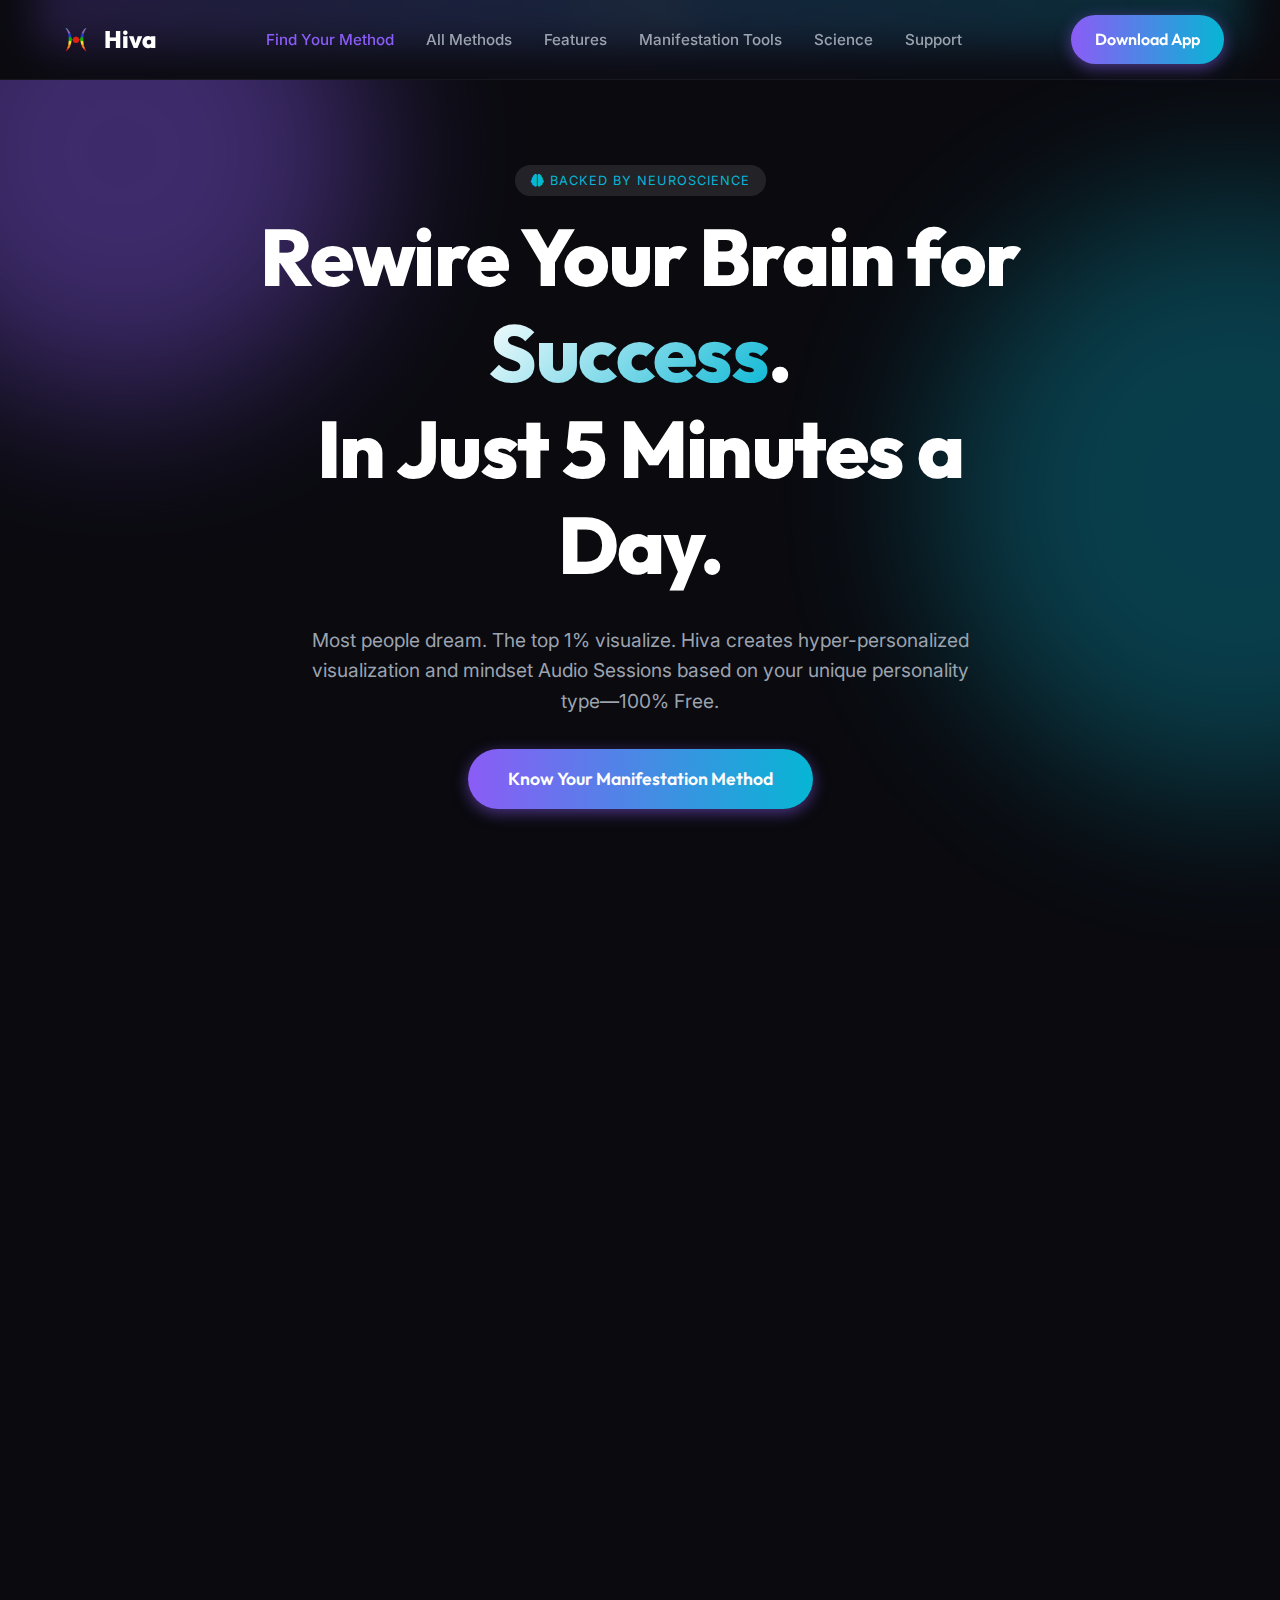
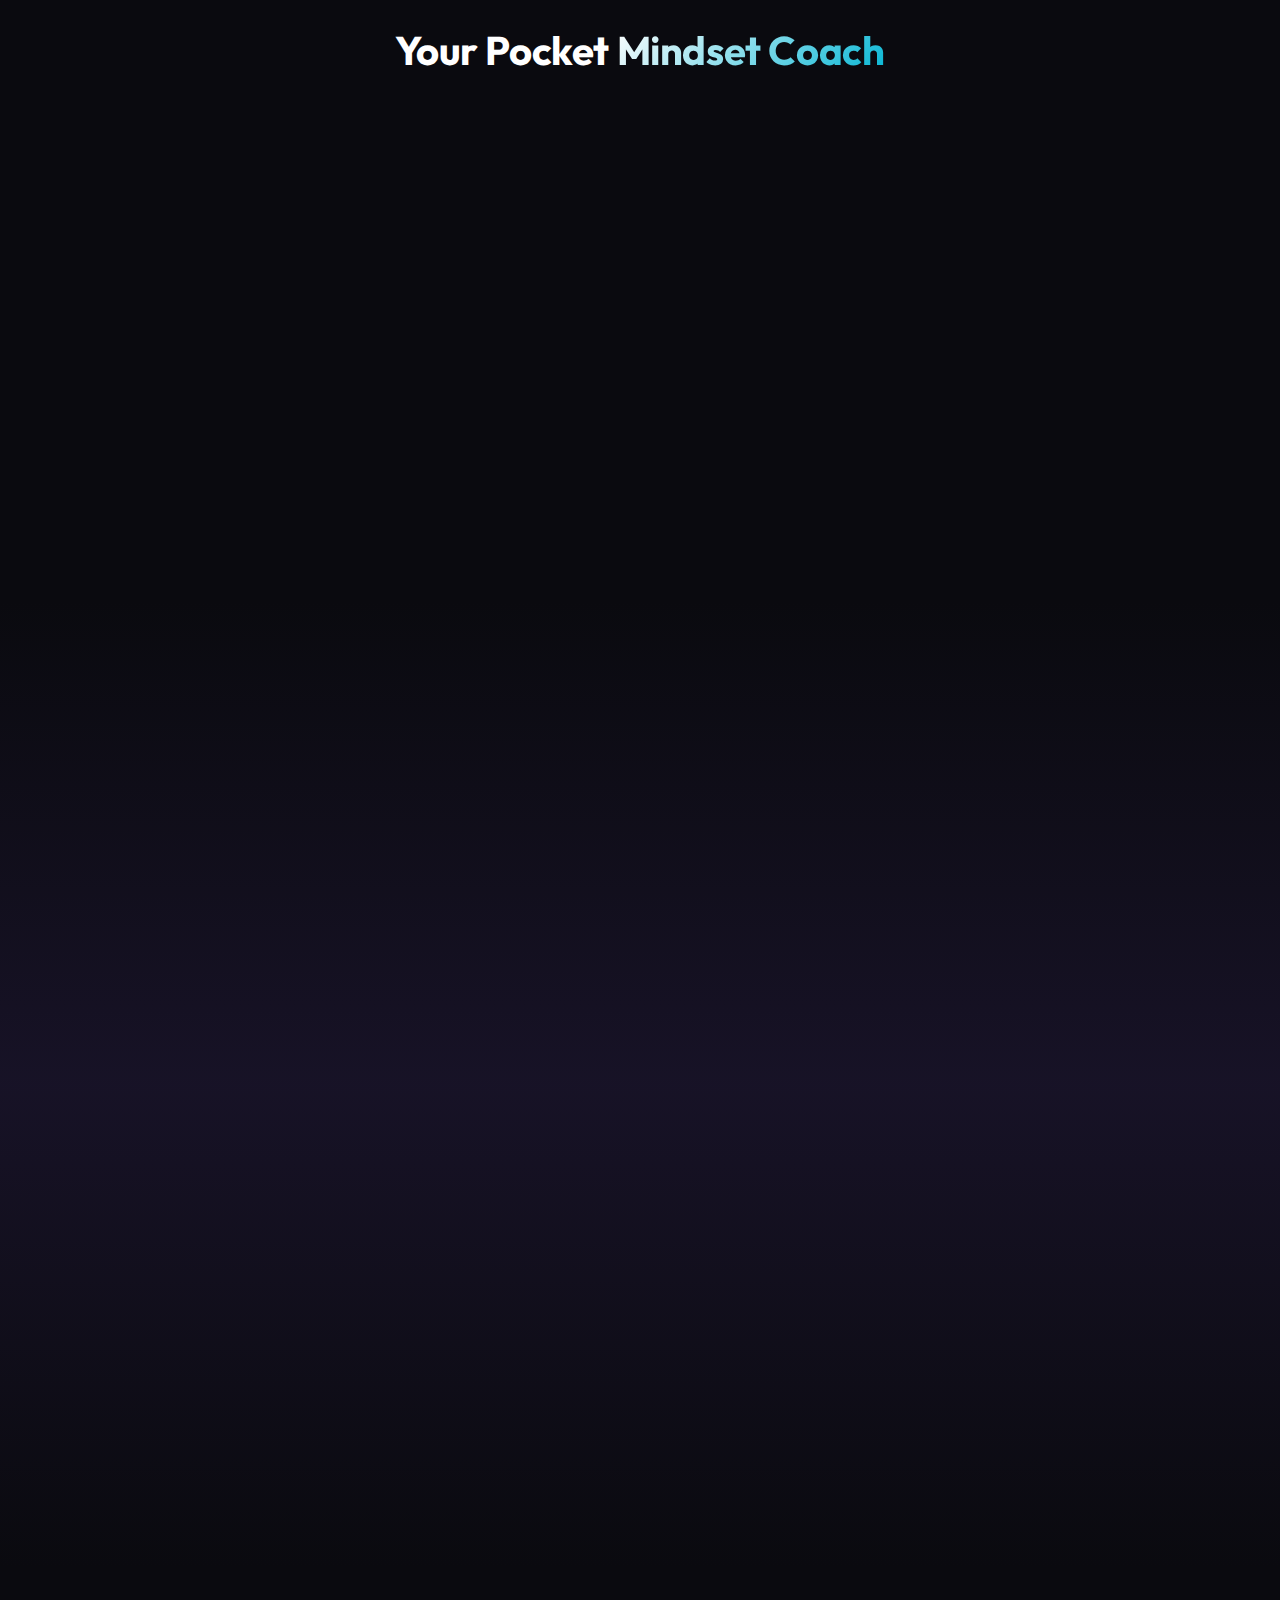
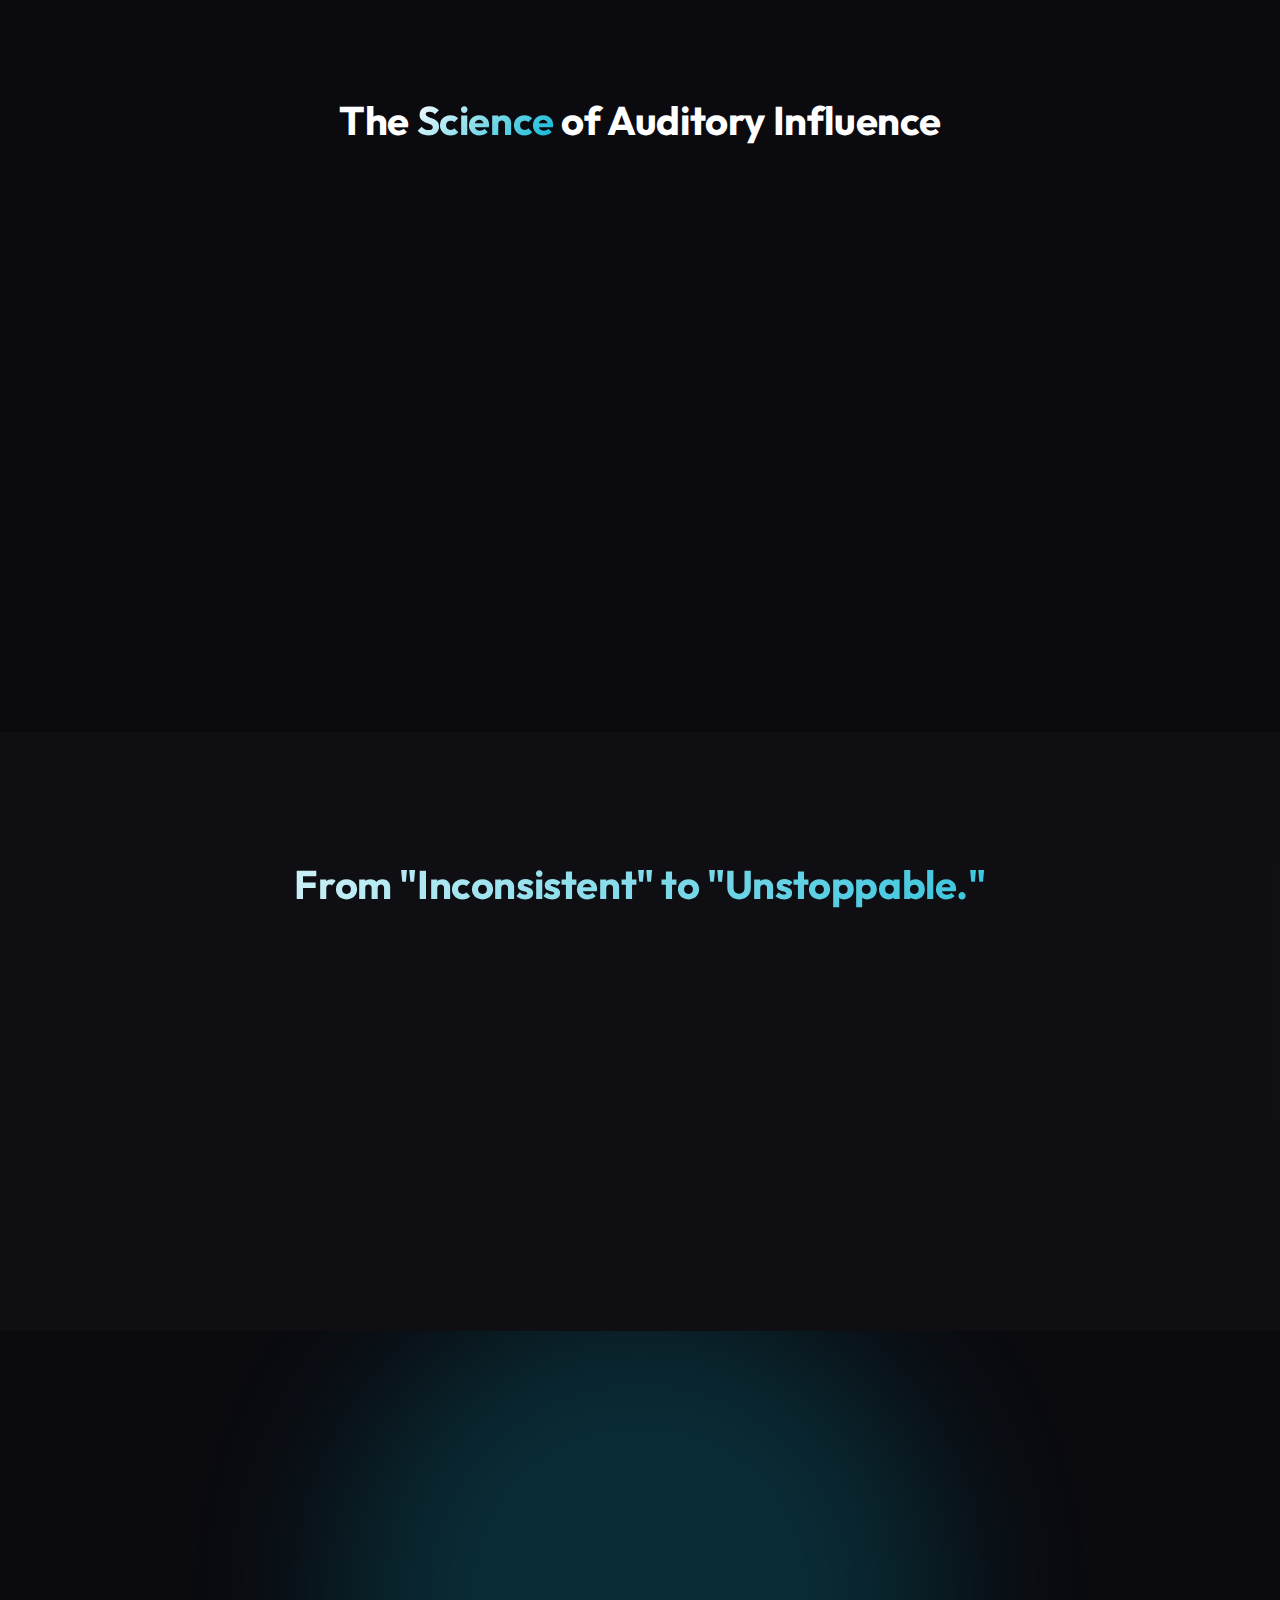
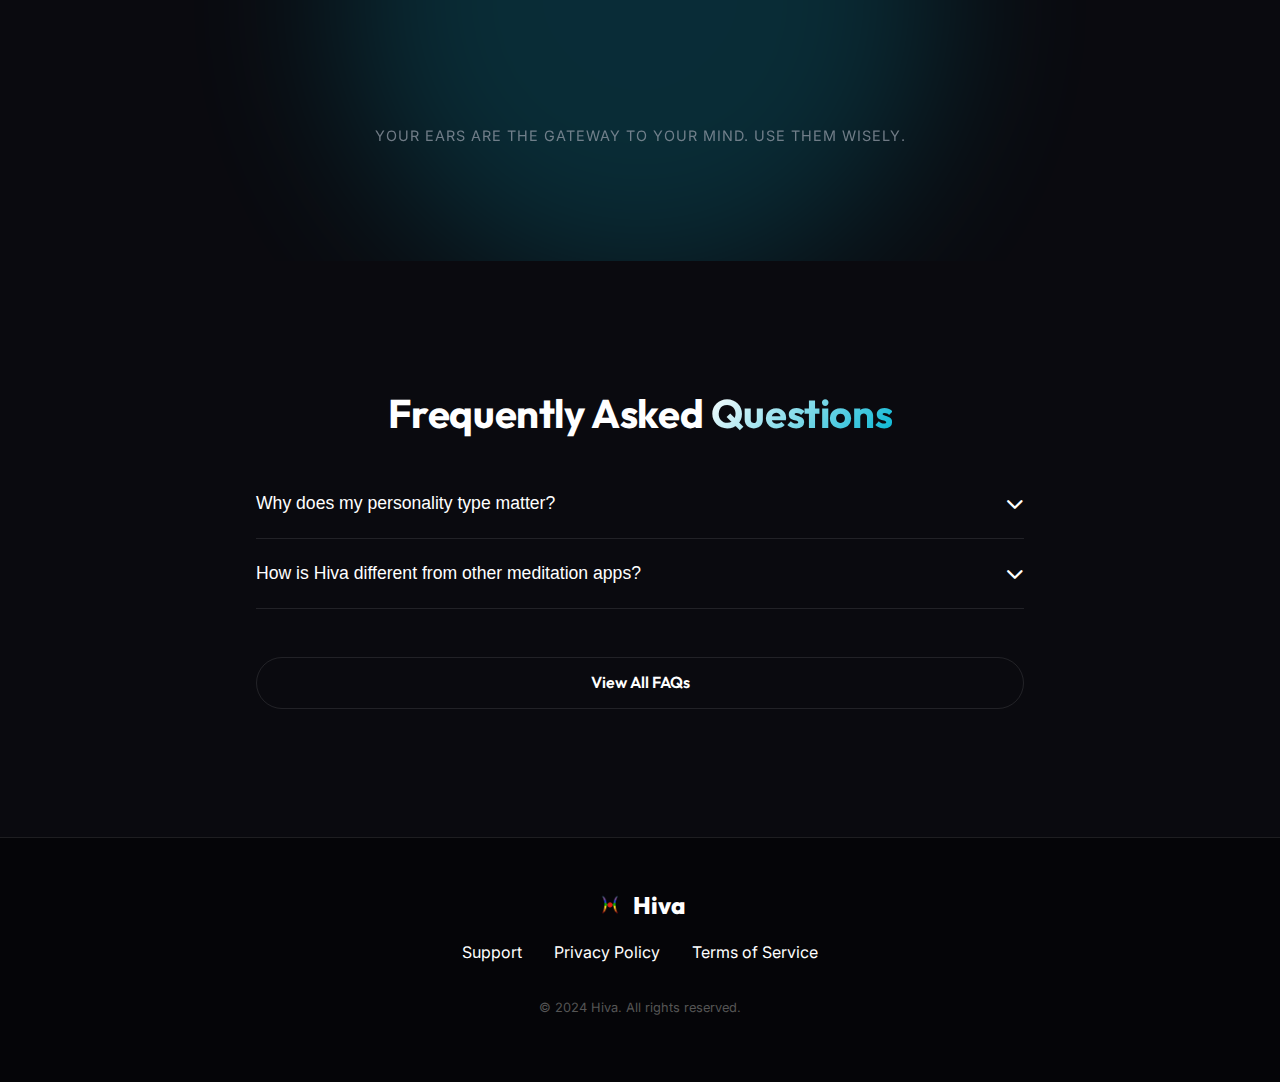
<file: index.html>
<!DOCTYPE html>
<html lang="en">

<head>
    <meta charset="UTF-8">
    <meta name="viewport" content="width=device-width, initial-scale=1.0">
    <title>Hiva - Rewire Your Brain for Success</title>
    <meta name="description"
        content="Hyper-personalized visualization and mindset Audio Sessions based on your unique personality type.">

    <!-- Favicon -->
    <link rel="icon" type="image/png" href="logo.png">

    <!-- CSS -->
    <link rel="stylesheet" href="style.css">

    <!-- Icons -->
    <link rel="stylesheet" href="https://cdnjs.cloudflare.com/ajax/libs/font-awesome/6.4.0/css/all.min.css">
</head>

<body>

    <!-- Header -->
    <header class="header">
        <div class="container header-container">
            <a href="#" class="logo">
                <img src="logo.png" alt="Hiva Logo">
                Hiva
            </a>

            <nav class="nav-desktop">
                <ul class="nav-links">
                    <li><a href="quiz.html" class="active" style="color: var(--color-primary);">Find Your Method</a>
                    </li>
                    <li><a href="methods.html">All Methods</a></li>
                    <li><a href="#features">Features</a></li>
                    <li><a href="#manifestation">Manifestation Tools</a></li>
                    <li><a href="#science">Science</a></li>
                    <li><a href="support.html">Support</a></li>
                </ul>
            </nav>

            <a href="#download" class="btn btn-primary">Download App</a>

            <button class="mobile-menu-btn" aria-label="Toggle Menu">
                <i class="fas fa-bars"></i>
            </button>
        </div>
    </header>

    <!-- Mobile Nav -->
    <div class="mobile-nav">
        <ul class="mobile-nav-links">
            <li><a href="index.html">Home</a></li>
            <li><a href="quiz.html" style="color: var(--color-primary);">Find Your Method</a></li>
            <li><a href="methods.html">All Methods</a></li>
            <li><a href="#features">Features</a></li>
            <li><a href="#manifestation">Manifestation Tools</a></li>
            <li><a href="#science">Science</a></li>
            <li><a href="support.html">Support</a></li>
            <li><a href="#download" class="btn btn-primary" style="width: 100%;">Download App</a></li>
        </ul>
    </div>

    <main>
        <!-- Hero Section -->
        <section class="section hero">
            <div class="bg-blob blob-1"></div>
            <div class="bg-blob blob-2" style="top: 20%; right: -20%; opacity: 0.3;"></div>

            <div class="container flex-center" style="min-height: 80vh; flex-direction: column;">
                <div class="hero-content fade-in">
                    <div class="trust-badge text-center" style="margin-bottom: var(--spacing-sm);">
                        <span
                            style="background: rgba(255,255,255,0.1); padding: 0.5rem 1rem; border-radius: 50px; font-size: 0.8rem; text-transform: uppercase; letter-spacing: 1px; color: var(--color-secondary);">
                            <i class="fas fa-brain"></i> Backed by Neuroscience
                        </span>
                    </div>

                    <h1 class="text-center">
                        Rewire Your Brain for <span class="text-gradient">Success</span>.<br>
                        In Just 5 Minutes a Day.
                    </h1>

                    <p class="text-center" style="font-size: 1.2rem; max-width: 700px; margin: 2rem auto;">
                        Most people dream. The top 1% visualize. Hiva creates hyper-personalized visualization and
                        mindset Audio Sessions based on your unique personality type—100% Free.
                    </p>

                    <div class="flex-center" style="gap: 1rem; flex-wrap: wrap;">
                        <a href="quiz.html" class="btn btn-primary" style="padding: 1rem 2.5rem; font-size: 1.1rem;">
                            Know Your Manifestation Method
                        </a>
                    </div>
                </div>
            </div>
        </section>

        <!-- Problem/Solution Section -->
        <section class="section" id="problem-solution">
            <div class="container">
                <div class="grid-2" style="align-items: center;">
                    <div class="scroll-reveal">
                        <h2 style="margin-bottom: 2rem;">Why Do Affirmations and Mindset Techniques Often <span
                                class="text-highlight">Fail?</span></h2>
                        <p style="font-size: 1.1rem; margin-bottom: 1.5rem;">
                            Generic advice doesn't work because your brain is unique. What motivates a "Perfectionist"
                            creates anxiety for a "Free Spirit."
                        </p>
                    </div>

                    <div class="card scroll-reveal"
                        style="background: rgba(139, 92, 246, 0.1); border-color: var(--color-primary);">
                        <h3 class="text-gradient" style="margin-bottom: 1rem;">The Hiva Difference</h3>
                        <p>We don't guess. We analyze. Hiva uses a proprietary algorithm to match your psychological
                            profile with the exact visualization techniques that trigger your brain's reward centers.
                        </p>
                        <div style="margin-top: 1.5rem;">
                            <i class="fas fa-fingerprint"
                                style="font-size: 3rem; color: var(--color-secondary); opacity: 0.8;"></i>
                        </div>
                    </div>
                </div>
            </div>
        </section>

        <!-- Features Section -->
        <section class="section" id="features">
            <div class="container">
                <h2 class="text-center" style="margin-bottom: var(--spacing-lg);">Your Pocket <span
                        class="text-gradient">Mindset Coach</span></h2>

                <div class="grid-3">
                    <!-- Feature 1 -->
                    <div class="card scroll-reveal">
                        <div style="font-size: 2rem; color: var(--color-primary); margin-bottom: 1rem;">
                            <i class="fas fa-headphones-alt"></i>
                        </div>
                        <h3>Curated Visualization Audio</h3>
                        <p>Struggling to "see" your goals? Our immersive audio tracks paint the picture for you, helping
                            you visualize your specific goals vividly and with emotion.</p>
                    </div>

                    <!-- Feature 2 -->
                    <div class="card scroll-reveal" style="animation-delay: 0.1s;">
                        <div style="font-size: 2rem; color: var(--color-secondary); margin-bottom: 1rem;">
                            <i class="fas fa-magic"></i>
                        </div>
                        <h3>Expert Manifestation Techniques</h3>
                        <p>Access famous techniques like the 369 Method, The Bay Leaf Method, and Ho'oponopono converted
                            into easy-to-follow audio guides.</p>
                    </div>

                    <!-- Feature 3 -->
                    <div class="card scroll-reveal" style="animation-delay: 0.2s;">
                        <div style="font-size: 2rem; color: var(--color-accent); margin-bottom: 1rem;">
                            <i class="fas fa-user-check"></i>
                        </div>
                        <h3>Personality-Based Curation</h3>
                        <p>We don't give you random tracks. We curate sessions that match your personality type and
                            current life goals to ensure you actually stick with them.</p>
                    </div>
                </div>
            </div>
        </section>

        <!-- Infinity Engine / Manifestation Tools -->
        <section class="section" id="manifestation"
            style="background: linear-gradient(180deg, var(--color-bg-dark) 0%, rgba(139, 92, 246, 0.1) 50%, var(--color-bg-dark) 100%);">
            <div class="container">
                <div class="grid-2" style="align-items: center;">
                    <div class="scroll-reveal">
                        <span
                            style="color: var(--color-secondary); font-weight: 700; letter-spacing: 1px; text-transform: uppercase;">The
                            Infinity Visualization Engine</span>
                        <h2 style="margin: 1rem 0;">Any Goal. Any Scenario. <br>Instantly Visualized.</h2>
                        <p style="margin-bottom: 1.5rem;">
                            Stop listening to generic "Success" tracks. With Hiva, you type in your specific
                            scenario—"Negotiating a salary raise," "Healing a specific relationship," or "Running a
                            marathon in under 4 hours"—and we generate a custom audio session designed to make your
                            brain believe it has already happened.
                        </p>
                        <ul style="margin-bottom: 2rem;">
                            <li style="margin-bottom: 0.5rem;"><i class="fas fa-check-circle"
                                    style="color: var(--color-primary); margin-right: 0.5rem;"></i> No Limits. If you
                                can dream it, Hiva can help you visualize it.</li>
                        </ul>
                    </div>
                    <div class="scroll-reveal flex-center">
                        <!-- Visual representation of the engine/app interface -->
                        <div
                            style="position: relative; width: 100%; max-width: 400px; aspect-ratio: 9/16; background: #000; border-radius: 40px; border: 4px solid #333; overflow: hidden; box-shadow: 0 0 50px rgba(139, 92, 246, 0.3);">
                            <div
                                style="padding: 2rem; height: 100%; display: flex; flex-direction: column; justify-content: center; background: linear-gradient(135deg, #1a1a2e 0%, #16213e 100%);">
                                <i class="fas fa-infinity"
                                    style="font-size: 4rem; color: var(--color-secondary); align-self: center; margin-bottom: 2rem; filter: drop-shadow(0 0 10px var(--color-secondary));"></i>
                                <div
                                    style="background: rgba(255,255,255,0.1); padding: 1rem; border-radius: 10px; margin-bottom: 1rem;">
                                    <small style="color: #aaa;">Your Goal:</small>
                                    <div style="color: white; font-weight: 500;">Run a marathon in under 4 hours</div>
                                </div>
                                <div class="btn btn-primary" style="width: 100%; text-align: center;">Generate Session
                                </div>
                            </div>
                        </div>
                    </div>
                </div>
            </div>
        </section>

        <!-- Science Section -->
        <section class="section" id="science">
            <div class="container">
                <h2 class="text-center" style="margin-bottom: 3rem;">The <span class="text-gradient">Science</span> of
                    Auditory Influence</h2>

                <div class="grid-2">
                    <div class="card scroll-reveal">
                        <h3>Neuro-Linguistic Priming</h3>
                        <p>Listening to guided visualization activates the same neural networks as performing the
                            action. Hiva’s audio sessions are engineered to prime your brain for success.</p>
                    </div>

                    <div class="card scroll-reveal" style="animation-delay: 0.1s;">
                        <h3>Guided Audio Bypasses Resistance</h3>
                        <div style="color: var(--color-secondary); font-weight: 600; margin-bottom: 0.5rem;">The Guide
                            Effect</div>
                        <p>When you try to visualize alone, your brain often fights back with doubts. When you listen to
                            a guided audio session, your brain enters a receptive state, allowing the visualization to
                            impress deeply upon your subconscious.</p>
                    </div>
                </div>

                <!-- Metrics Grid -->
                <div class="grid-3" style="margin-top: 3rem; text-align: center;">
                    <div class="scroll-reveal">
                        <h3 class="text-gradient" style="font-size: 3rem; margin-bottom: 0;">94%</h3>
                        <p style="font-size: 0.9rem;">Report Reduced Stress</p>
                    </div>
                    <div class="scroll-reveal" style="animation-delay: 0.1s;">
                        <h3 class="text-gradient" style="font-size: 3rem; margin-bottom: 0;">21</h3>
                        <p style="font-size: 0.9rem;">Days to Rewire Habits</p>
                    </div>
                    <div class="scroll-reveal" style="animation-delay: 0.2s;">
                        <h3 class="text-gradient" style="font-size: 3rem; margin-bottom: 0;">10k+</h3>
                        <p style="font-size: 0.9rem;">Successful Manifestations</p>
                    </div>
                </div>
            </div>
        </section>

        <!-- Testimonials -->
        <section class="section" style="background: rgba(255, 255, 255, 0.02);">
            <div class="container">
                <h2 class="text-center text-gradient" style="margin-bottom: 3rem;">From "Inconsistent" to "Unstoppable."
                </h2>

                <div class="grid-2">
                    <div class="card scroll-reveal">
                        <div style="font-size: 1.5rem; color: #fbbf24; margin-bottom: 1rem;">
                            <i class="fas fa-star"></i><i class="fas fa-star"></i><i class="fas fa-star"></i><i
                                class="fas fa-star"></i><i class="fas fa-star"></i>
                        </div>
                        <p style="font-style: italic; margin-bottom: 1.5rem;">"I always gave up on the 369 method after
                            two days. The Hiva audio guide makes it so easy—I just listen while I drink my coffee. I
                            haven't missed a day in a month."</p>
                        <div style="font-weight: 600;">— Sarah J.</div>
                    </div>

                    <div class="card scroll-reveal" style="animation-delay: 0.1s;">
                        <div style="font-size: 1.5rem; color: #fbbf24; margin-bottom: 1rem;">
                            <i class="fas fa-star"></i><i class="fas fa-star"></i><i class="fas fa-star"></i><i
                                class="fas fa-star"></i><i class="fas fa-star"></i>
                        </div>
                        <p style="font-style: italic; margin-bottom: 1.5rem;">"The visualization audio for anxiety is a
                            game changer. It feels like the narrator is walking me through my own brain."</p>
                        <div style="font-weight: 600;">— Mike T.</div>
                    </div>
                </div>
            </div>
        </section>

        <!-- Download Section -->
        <section class="section" id="download" style="text-align: center;">
            <div class="bg-blob blob-2" style="top: 50%; left: 50%; transform: translate(-50%, -50%); opacity: 0.2;">
            </div>
            <div class="container" style="max-width: 800px;">
                <h2 class="scroll-reveal">Expert Coaching usually costs $200/hour.</h2>
                <h3 class="scroll-reveal text-highlight" style="font-size: 2.5rem; margin-bottom: 2rem;">Hiva gives you
                    the audio equivalent for $0.</h3>

                <div class="flex-center scroll-reveal" style="gap: 1.5rem; flex-wrap: wrap;">
                    <a href="#" class="btn btn-outline"
                        style="padding: 1rem 2rem; border-radius: 10px; min-width: 200px;">
                        <i class="fab fa-apple" style="font-size: 1.5rem; margin-right: 0.5rem;"></i> App Store
                    </a>
                    <a href="https://play.google.com/store/apps/details?id=com.mycompany.newdestiny"
                        class="btn btn-outline" style="padding: 1rem 2rem; border-radius: 10px; min-width: 200px;">
                        <i class="fab fa-google-play" style="font-size: 1.5rem; margin-right: 0.5rem;"></i> Google Play
                    </a>
                </div>

                <p class="scroll-reveal"
                    style="margin-top: 2rem; font-size: 0.9rem; letter-spacing: 1px; text-transform: uppercase; opacity: 0.7;">
                    Your ears are the gateway to your mind. Use them wisely.
                </p>
            </div>
        </section>

        <!-- FAQ Section -->
        <section class="section">
            <div class="container" style="max-width: 800px;">
                <h2 class="text-center" style="margin-bottom: 3rem;">Frequently Asked <span
                        class="text-gradient">Questions</span></h2>

                <div class="accordion">
                    <!-- FAQ Items will be populated here by JS for clean structure, but strictly mostly static text -->
                    <!-- Hardcoding a few for immediate SEO/structure -->

                    <div class="faq-item"
                        style="border-bottom: 1px solid var(--color-border); margin-bottom: 1rem; padding-bottom: 1rem;">
                        <button class="faq-question"
                            style="background: none; border: none; color: white; font-size: 1.1rem; width: 100%; text-align: left; cursor: pointer; display: flex; justify-content: space-between; align-items: center; padding: 0.5rem 0;">
                            <span>Why does my personality type matter?</span>
                            <i class="fas fa-chevron-down"></i>
                        </button>
                        <div class="faq-answer"
                            style="display: none; padding-top: 1rem; color: var(--color-text-muted);">
                            <p>Not all brains work the same way. A "Perfectionist" might need structured, logical audio
                                cues to relax, while a "Dreamer" might respond better to open-ended, sensory-rich
                                storytelling. Hiva uses your personality profile to select the specific tone, pace, and
                                language that your subconscious is most likely to accept, rather than resist.</p>
                        </div>
                    </div>

                    <div class="faq-item"
                        style="border-bottom: 1px solid var(--color-border); margin-bottom: 1rem; padding-bottom: 1rem;">
                        <button class="faq-question"
                            style="background: none; border: none; color: white; font-size: 1.1rem; width: 100%; text-align: left; cursor: pointer; display: flex; justify-content: space-between; align-items: center; padding: 0.5rem 0;">
                            <span>How is Hiva different from other meditation apps?</span>
                            <i class="fas fa-chevron-down"></i>
                        </button>
                        <div class="faq-answer"
                            style="display: none; padding-top: 1rem; color: var(--color-text-muted);">
                            <p>Most apps offer generic meditation for relaxation. Hiva is different—we focus on active
                                goal achievement. We use a proprietary algorithm to curate specific audio sessions based
                                on your personality type and your specific goals.</p>
                        </div>
                    </div>
                    <!-- More FAQs can be added similarly -->
                    <a href="support.html" class="btn btn-outline"
                        style="margin-top: 2rem; width: 100%; text-align: center;">View All FAQs</a>
                </div>
            </div>
        </section>
    </main>

    <!-- Footer -->
    <footer style="background: #050508; padding: 3rem 0; border-top: 1px solid var(--color-border);">
        <div class="container text-center">
            <div class="logo flex-center" style="margin-bottom: 1rem;">
                <img src="logo.png" alt="Hiva Logo" style="height: 30px;">
                Hiva
            </div>
            <div style="display: flex; justify-content: center; gap: 2rem; margin-bottom: 2rem; flex-wrap: wrap;">
                <a href="support.html">Support</a>
                <a href="privacy.html">Privacy Policy</a>
                <a href="terms.html">Terms of Service</a>
            </div>
            <p style="font-size: 0.8rem; color: #555;">&copy; 2024 Hiva. All rights reserved.</p>
        </div>
    </footer>

    <script src="script.js"></script>
</body>

</html>
</file>
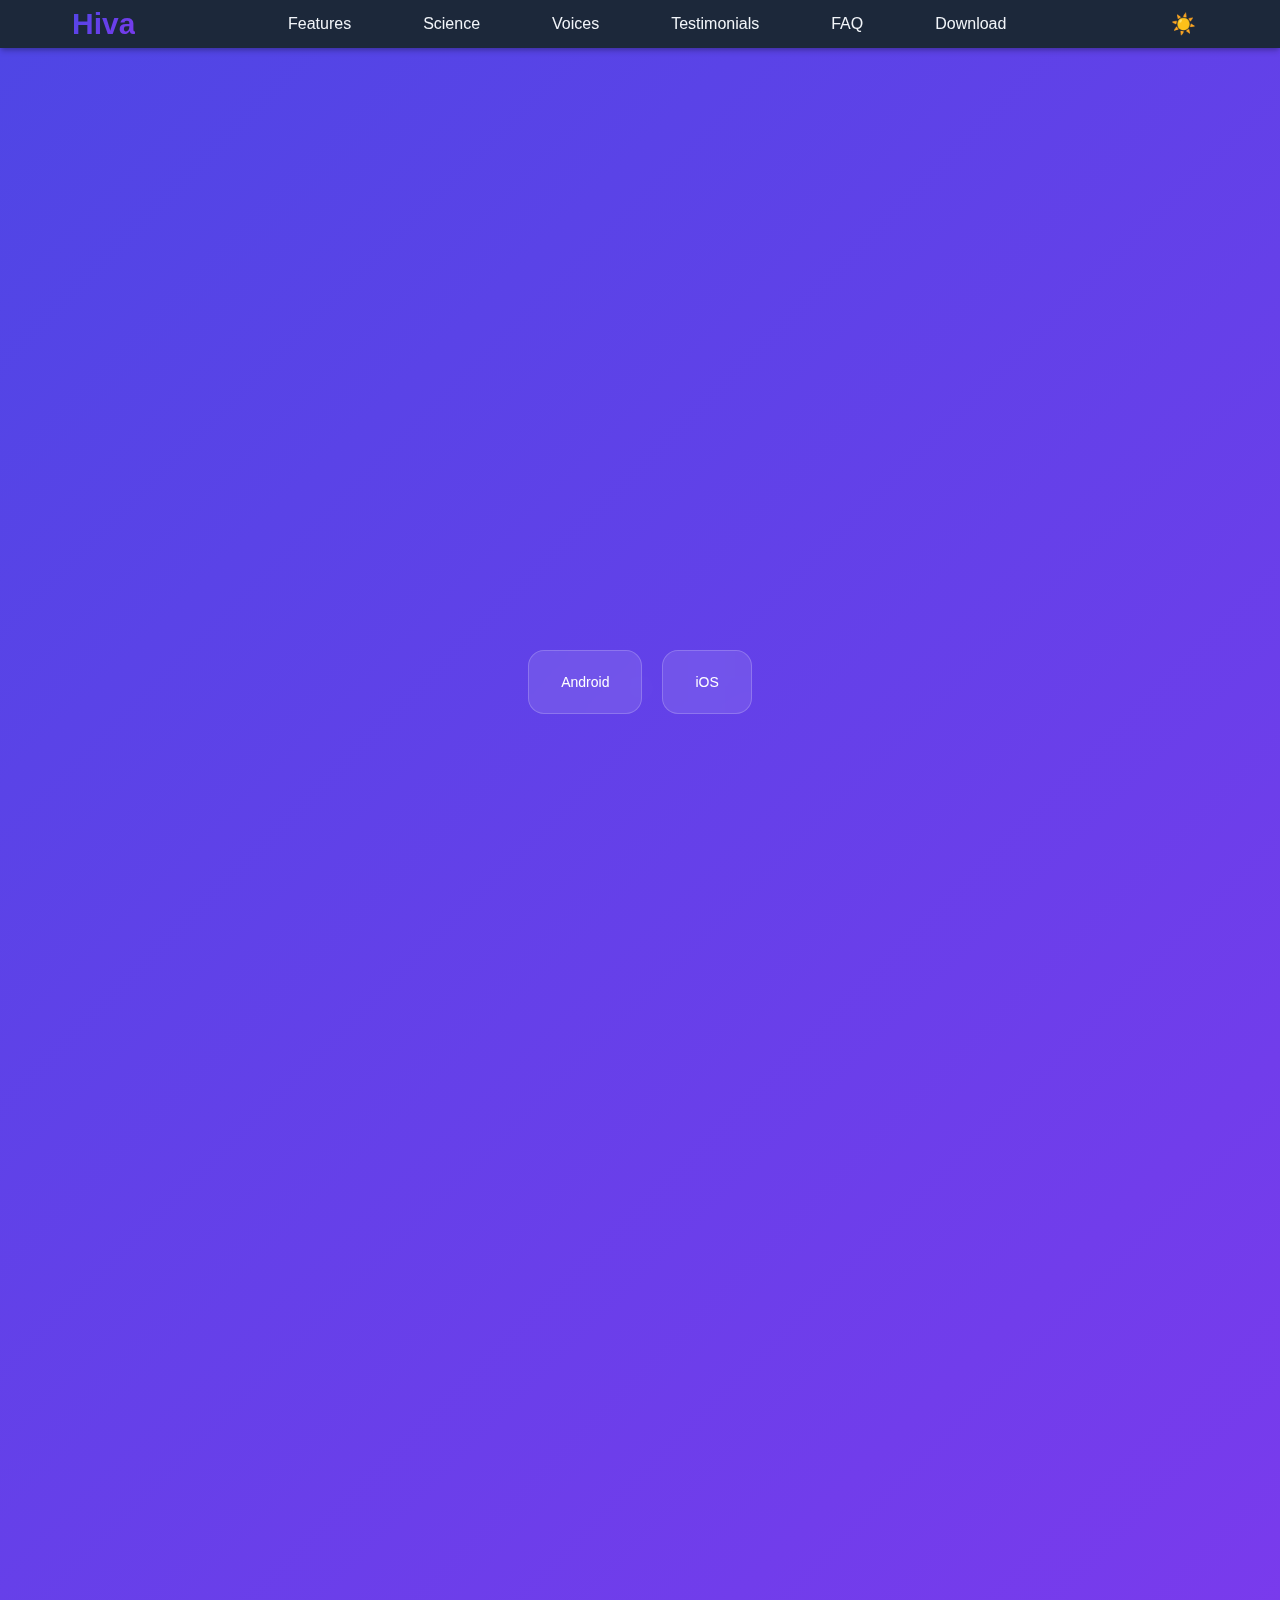
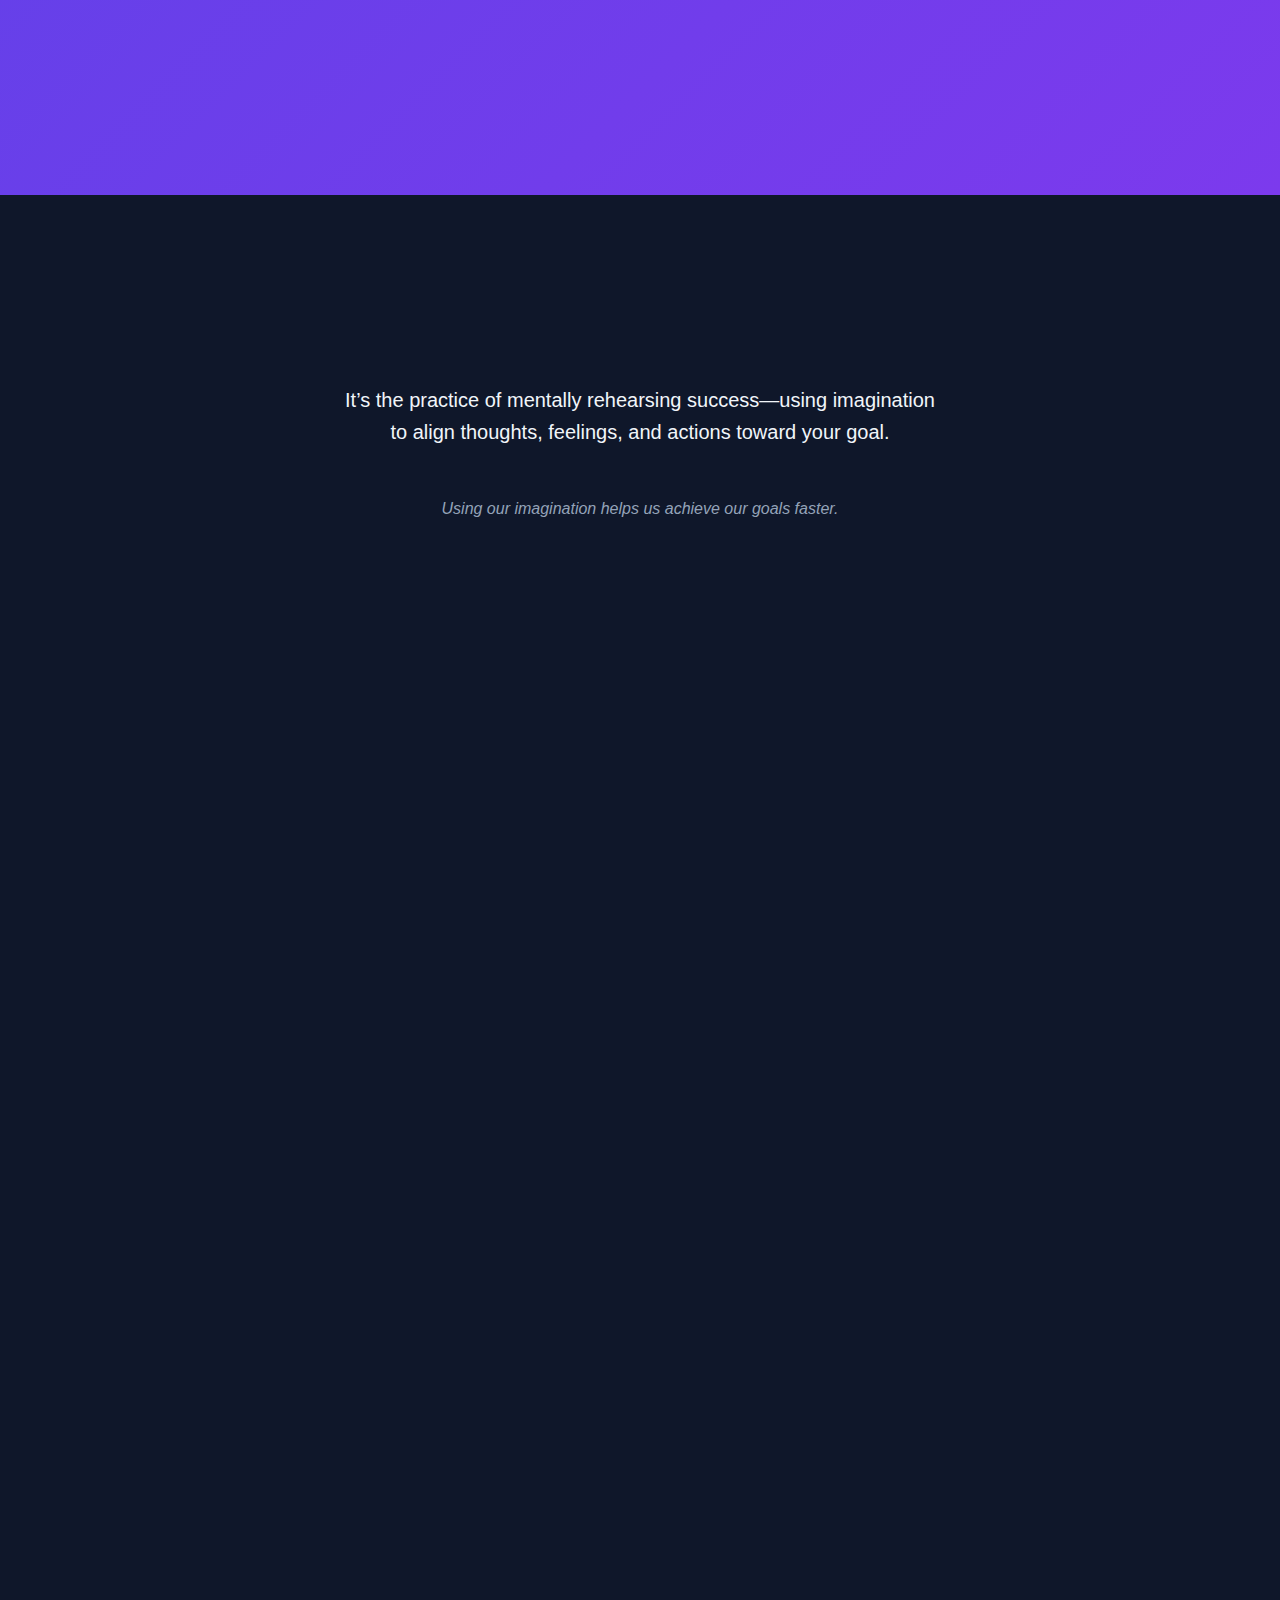
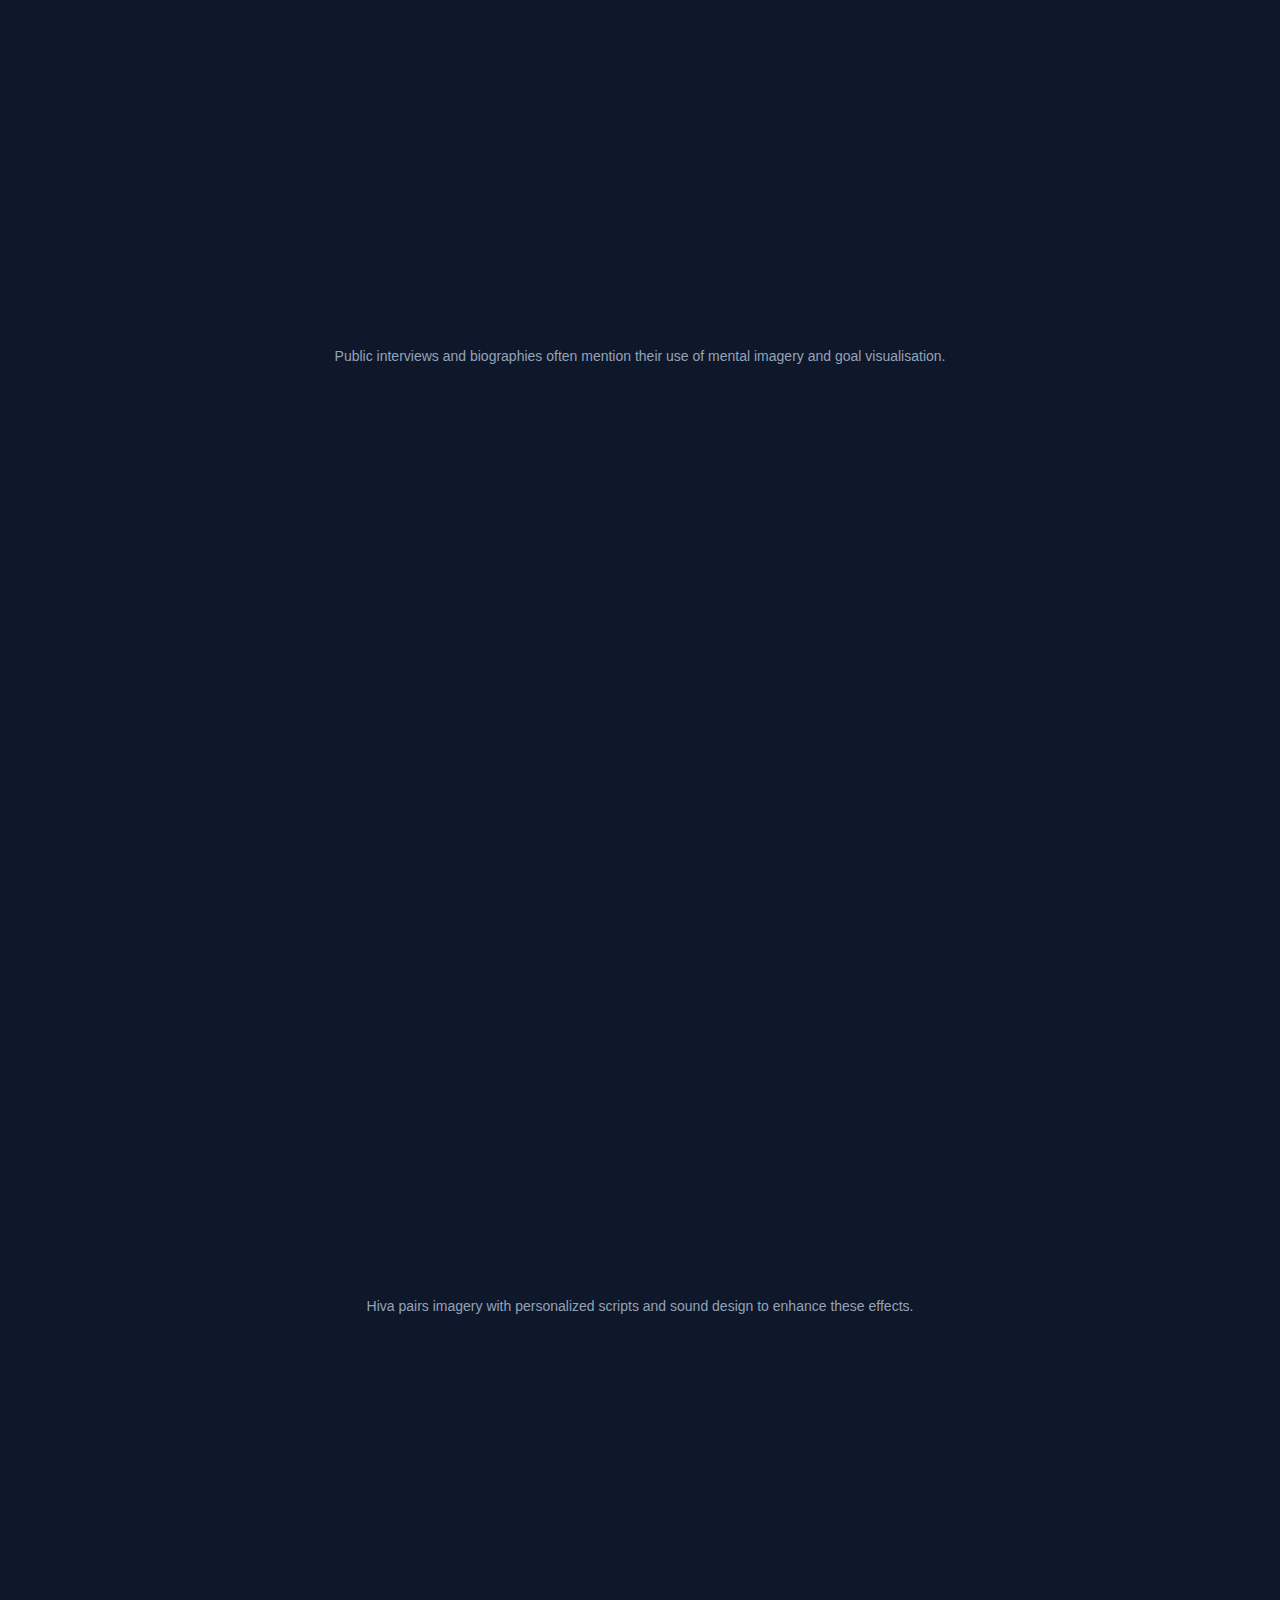
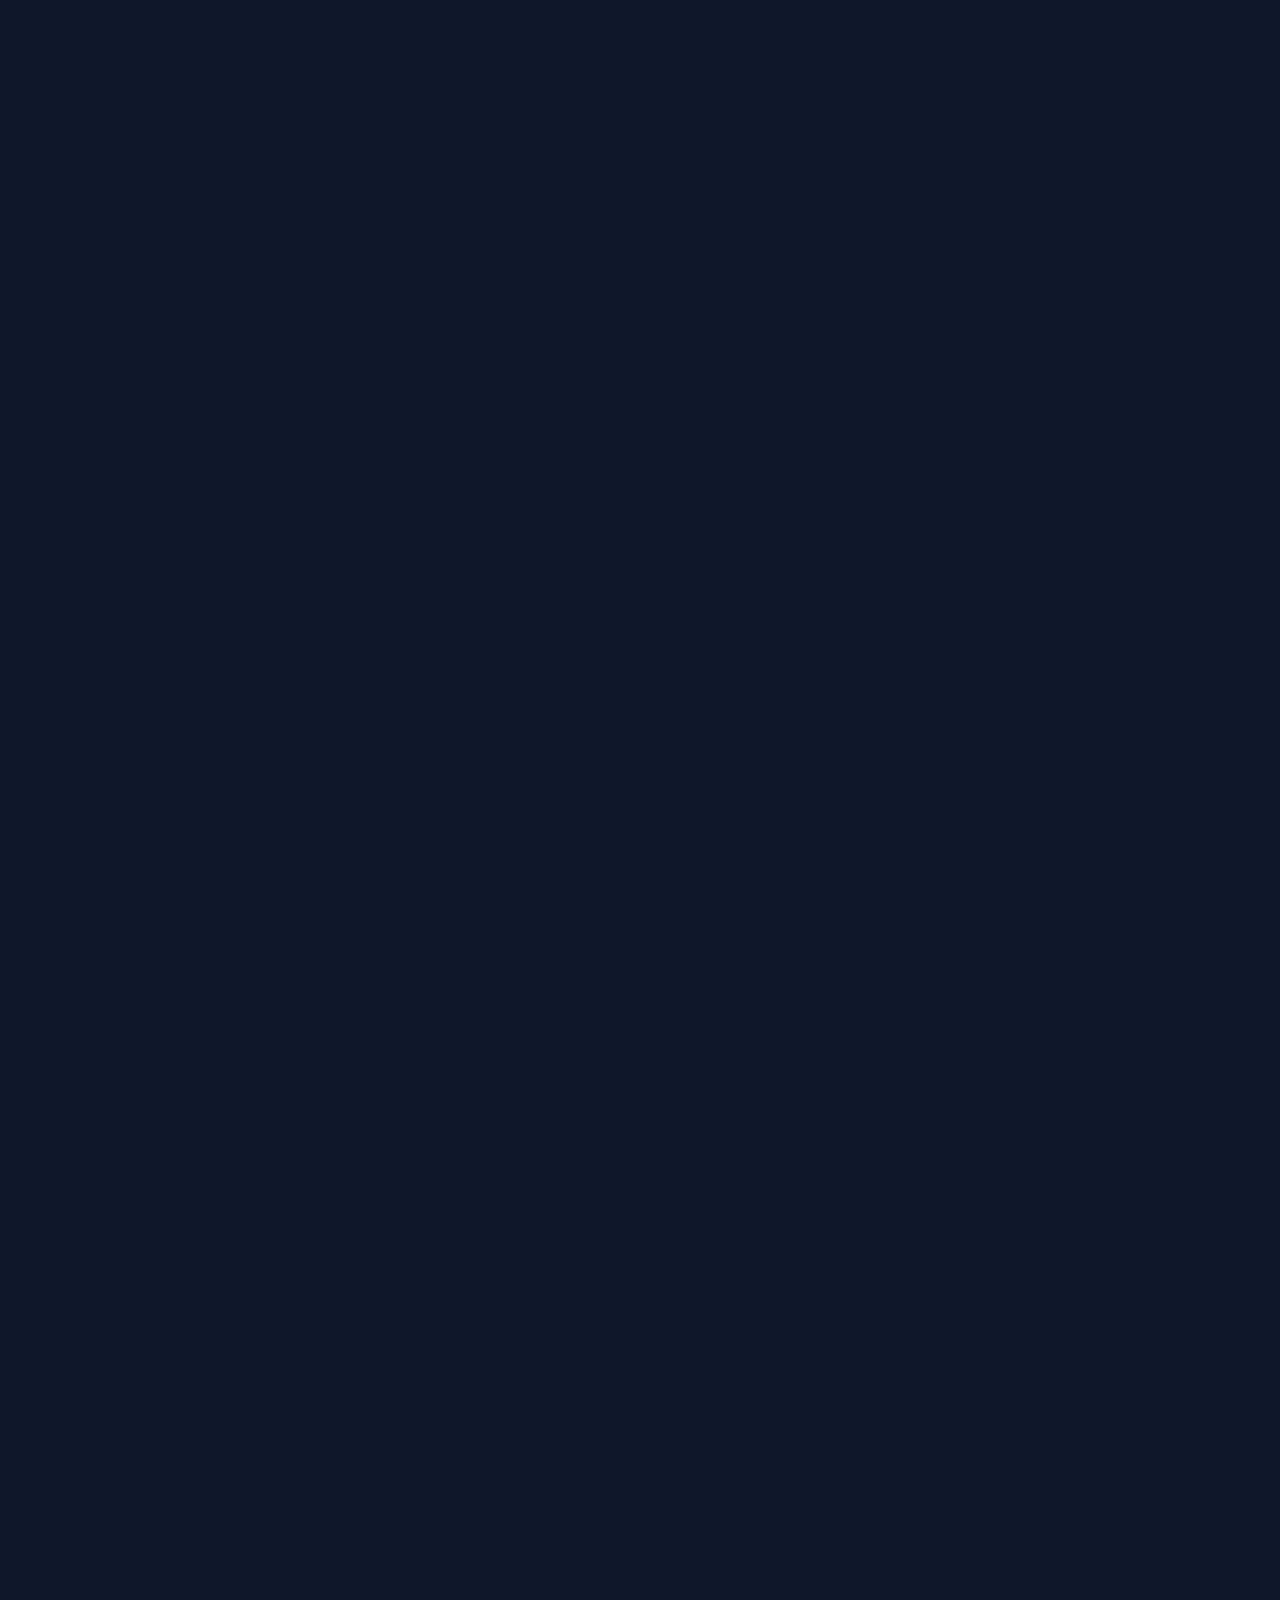
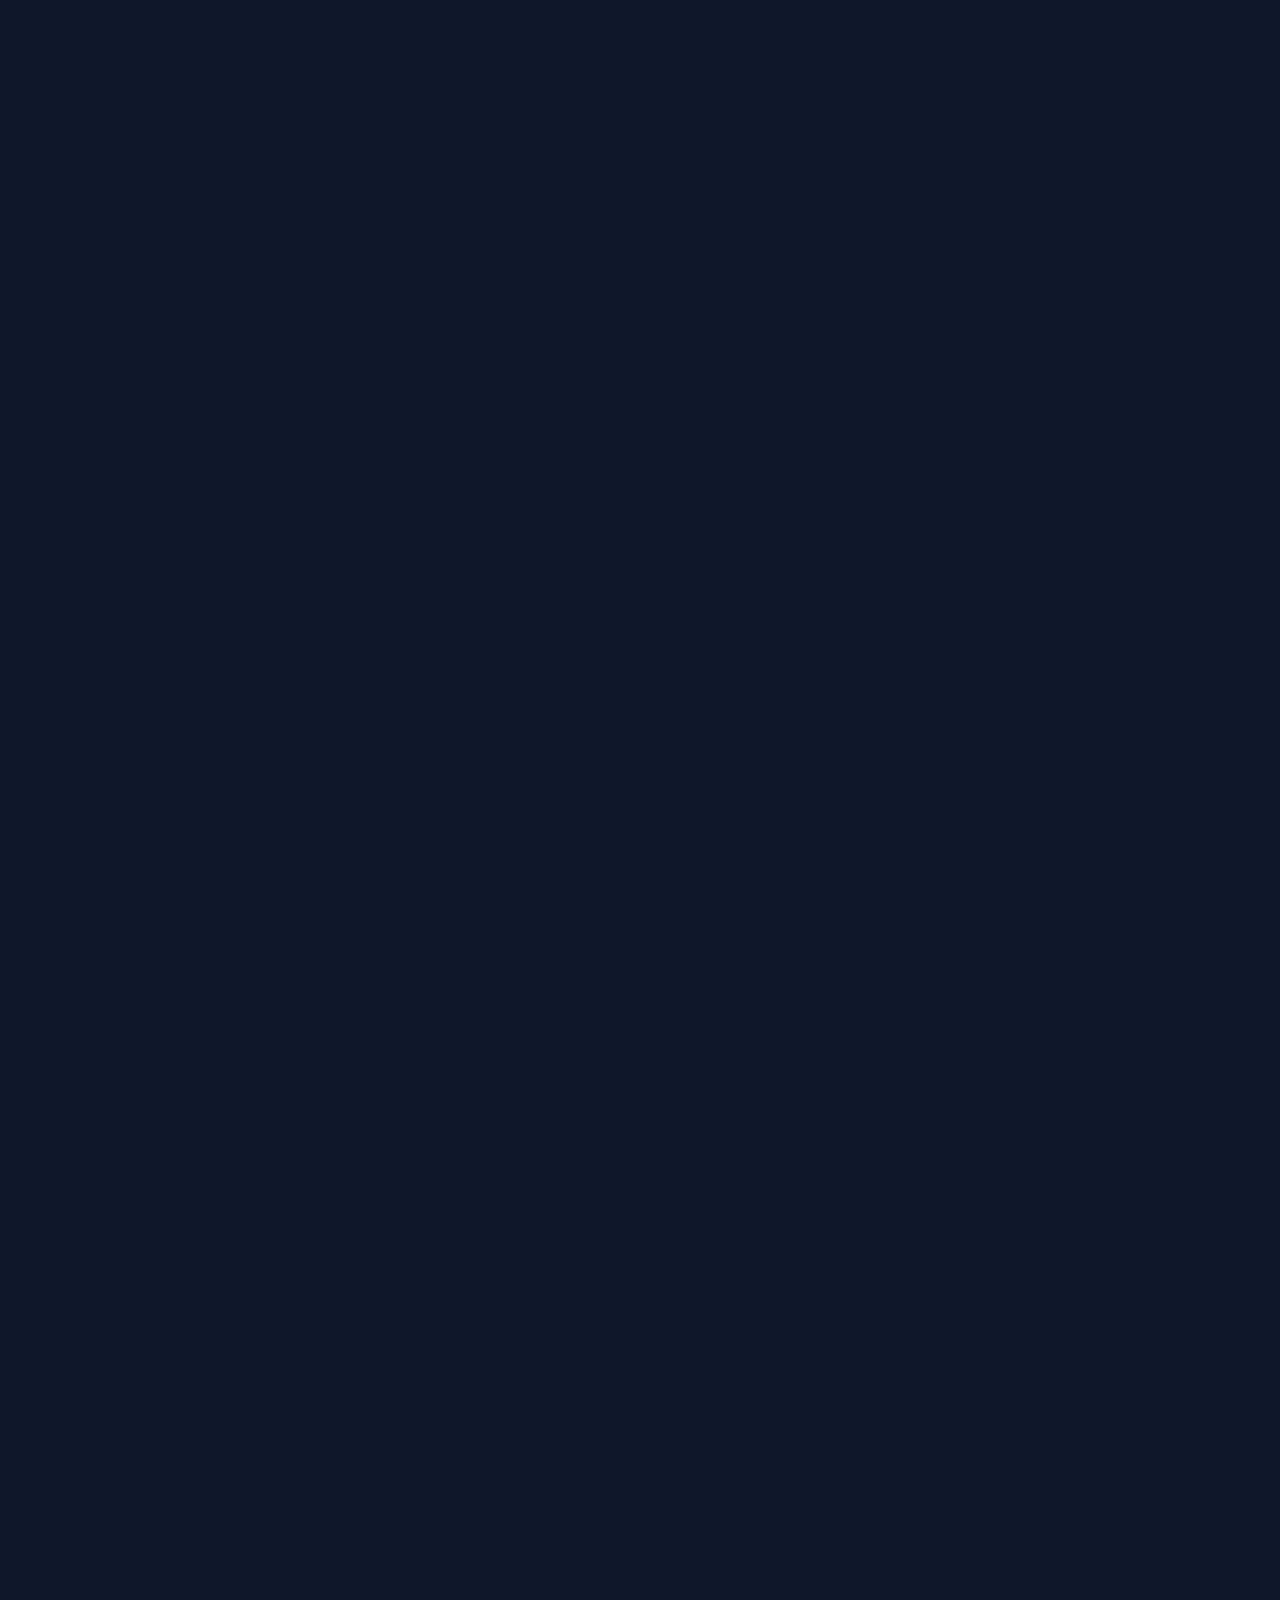
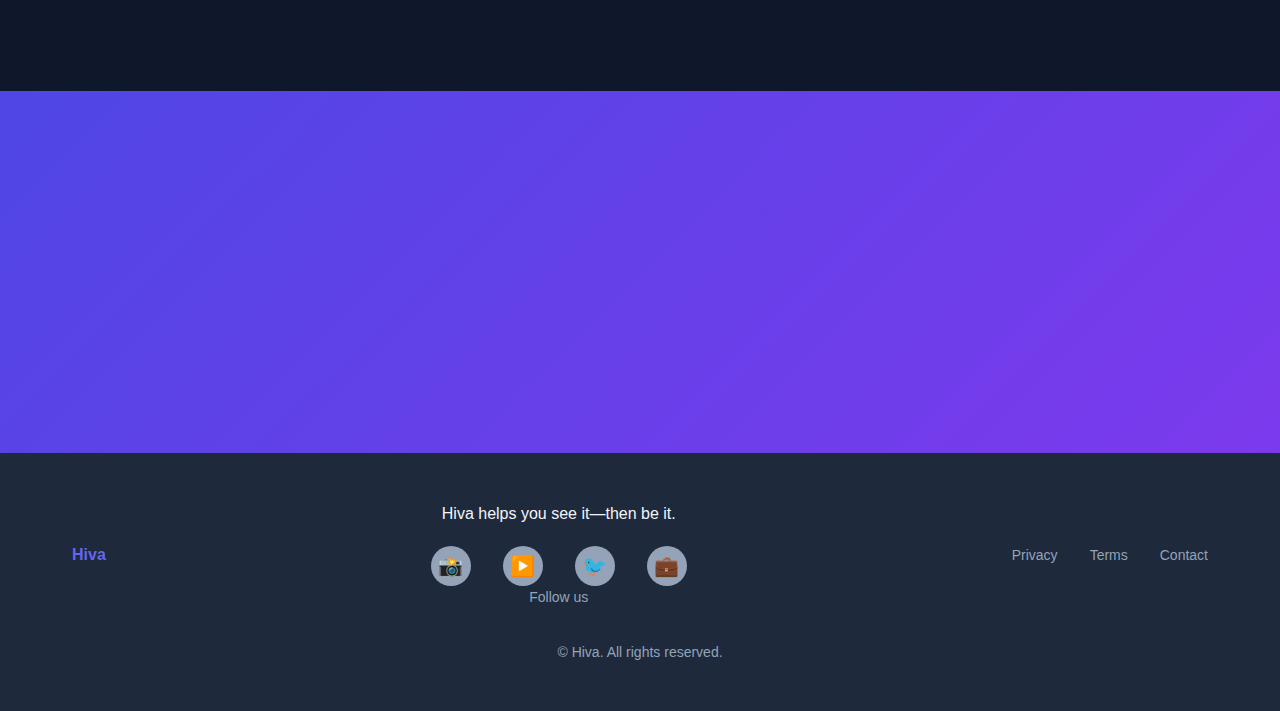
<file: code.html>
<!DOCTYPE html>
<html lang="en" class="dark">
<head>
    <meta charset="UTF-8">
    <meta name="viewport" content="width=device-width, initial-scale=1.0">
    <title>Hiva - Visualize Your Success</title>
    <style>
        :root {
            --bg-primary: #f8f9fa;
            --bg-secondary: #ffffff;
            --text-primary: #1f2937;
            --text-secondary: #6b7280;
            --accent: #4f46e5;
            --accent-hover: #4338ca;
            --gradient-primary: linear-gradient(135deg, #667eea 0%, #764ba2 100%);
            --shadow-soft: 0 4px 6px -1px rgba(0, 0, 0, 0.1), 0 2px 4px -1px rgba(0, 0, 0, 0.06);
            --shadow-medium: 0 10px 15px -3px rgba(0, 0, 0, 0.1), 0 4px 6px -2px rgba(0, 0, 0, 0.05);
            --border-radius: 16px;
            --spacing-xs: clamp(0.5rem, 2vw, 0.75rem);
            --spacing-sm: clamp(1rem, 3vw, 1.25rem);
            --spacing-md: clamp(1.5rem, 4vw, 2rem);
            --spacing-lg: clamp(2rem, 5vw, 3rem);
            --spacing-xl: clamp(3rem, 6vw, 4rem);
            --transition: all 0.3s cubic-bezier(0.4, 0, 0.2, 1);
        }

        [data-theme="dark"] {
            --bg-primary: #0f172a;
            --bg-secondary: #1e293b;
            --text-primary: #f1f5f9;
            --text-secondary: #94a3b8;
            --accent: #6366f1;
            --accent-hover: #4f46e5;
            --gradient-primary: linear-gradient(135deg, #4f46e5 0%, #7c3aed 100%);
            --shadow-soft: 0 4px 6px -1px rgba(0, 0, 0, 0.2), 0 2px 4px -1px rgba(0, 0, 0, 0.15);
            --shadow-medium: 0 10px 15px -3px rgba(0, 0, 0, 0.2), 0 4px 6px -2px rgba(0, 0, 0, 0.15);
        }

        * {
            margin: 0;
            padding: 0;
            box-sizing: border-box;
        }

        body {
            font-family: -apple-system, BlinkMacSystemFont, 'Segoe UI', Roboto, 'Helvetica Neue', sans-serif;
            line-height: 1.6;
            color: var(--text-primary);
            background-color: var(--bg-primary);
            scroll-behavior: smooth;
            overflow-x: hidden;
        }

        @media (prefers-reduced-motion: reduce) {
            body {
                scroll-behavior: auto;
            }
            * {
                animation-duration: 0.01ms !important;
                animation-iteration-count: 1 !important;
                transition-duration: 0.01ms !important;
            }
        }

        .container {
            max-width: 1200px;
            margin: 0 auto;
            padding: 0 clamp(1rem, 5vw, 2rem);
        }

        header {
            position: sticky;
            top: 0;
            background: rgba(255, 255, 255, 0.95);
            backdrop-filter: blur(10px);
            box-shadow: var(--shadow-soft);
            z-index: 100;
        }

        [data-theme="dark"] header {
            background: rgba(30, 41, 59, 0.95);
        }

        nav {
            display: flex;
            justify-content: space-between;
            align-items: center;
            padding: var(--spacing-sm) 0;
        }

        .logo {
            font-size: clamp(1.5rem, 4vw, 1.875rem);
            font-weight: 700;
            background: var(--gradient-primary);
            -webkit-background-clip: text;
            -webkit-text-fill-color: transparent;
            background-clip: text;
        }

        .nav-links {
            display: flex;
            list-style: none;
            gap: var(--spacing-md);
        }

        .nav-links a {
            text-decoration: none;
            color: var(--text-primary);
            font-weight: 500;
            padding: var(--spacing-xs) var(--spacing-sm);
            border-radius: var(--border-radius);
            transition: var(--transition);
        }

        .nav-links a:hover,
        .nav-links a:focus {
            color: var(--accent);
            background: rgba(79, 70, 229, 0.1);
            outline: none;
            transform: translateY(-1px);
        }

        [data-theme="dark"] .nav-links a:hover,
        [data-theme="dark"] .nav-links a:focus {
            background: rgba(99, 102, 241, 0.1);
        }

        .theme-toggle {
            background: none;
            border: none;
            font-size: 1.25rem;
            cursor: pointer;
            padding: var(--spacing-xs);
            border-radius: var(--border-radius);
            transition: var(--transition);
            color: var(--text-primary);
        }

        .theme-toggle:hover {
            background: rgba(0, 0, 0, 0.1);
        }

        [data-theme="dark"] .theme-toggle:hover {
            background: rgba(255, 255, 255, 0.1);
        }

        .hamburger {
            display: none;
            flex-direction: column;
            cursor: pointer;
            padding: var(--spacing-sm);
        }

        .hamburger span {
            display: block;
            width: 25px;
            height: 3px;
            background: var(--text-primary);
            margin: 3px 0;
            transition: var(--transition);
        }

        .hamburger.active span:nth-child(1) {
            transform: rotate(45deg) translate(5px, 5px);
        }

        .hamburger.active span:nth-child(2) {
            opacity: 0;
        }

        .hamburger.active span:nth-child(3) {
            transform: rotate(-45deg) translate(7px, -6px);
        }

        @media (max-width: 768px) {
            .nav-links {
                position: fixed;
                top: 0;
                right: -100%;
                height: 100vh;
                width: 80%;
                max-width: 300px;
                background: var(--bg-secondary);
                flex-direction: column;
                justify-content: flex-start;
                align-items: center;
                gap: var(--spacing-lg);
                padding-top: 5rem;
                transition: right 0.3s ease;
                box-shadow: var(--shadow-medium);
            }

            .nav-links.active {
                right: 0;
            }

            .hamburger {
                display: flex;
            }
        }

        @media (max-width: 480px) {
            .container {
                padding: 0 var(--spacing-xs);
            }

            nav {
                padding: var(--spacing-xs) 0;
            }
        }

        #hero {
            text-align: center;
            padding: var(--spacing-xl) 0;
            background: var(--gradient-primary);
            color: white;
            position: relative;
            overflow: hidden;
        }

        #hero::before {
            content: '';
            position: absolute;
            top: 0;
            left: 0;
            right: 0;
            bottom: 0;
            background: url('data:image/svg+xml,<svg xmlns="http://www.w3.org/2000/svg" viewBox="0 0 100 100"><defs><pattern id="grain" width="100" height="100" patternUnits="userSpaceOnUse"><circle cx="50" cy="50" r="1" fill="white" opacity="0.1"/></pattern></defs><rect width="100" height="100" fill="url(%23grain)"/></svg>');
            opacity: 0.05;
        }

        #hero .container {
            position: relative;
            z-index: 1;
        }

        #hero h1 {
            font-size: clamp(2.5rem, 8vw, 5rem);
            margin-bottom: var(--spacing-md);
            opacity: 0;
            animation: fadeInUp 1s ease-out 0.5s forwards;
        }

        #hero p {
            font-size: clamp(1.125rem, 3vw, 1.5rem);
            margin-bottom: var(--spacing-xl);
            max-width: 600px;
            margin-left: auto;
            margin-right: auto;
            opacity: 0;
            animation: fadeInUp 1s ease-out 0.7s forwards;
        }

        @keyframes fadeInUp {
            from {
                opacity: 0;
                transform: translateY(30px);
            }
            to {
                opacity: 1;
                transform: translateY(0);
            }
        }

        .cta-buttons {
            display: flex;
            justify-content: center;
            gap: var(--spacing-md);
            flex-wrap: wrap;
            margin-bottom: var(--spacing-lg);
            opacity: 0;
            animation: fadeInUp 1s ease-out 0.9s forwards;
        }

        @media (max-width: 768px) {
            .cta-buttons {
                flex-direction: column;
                align-items: center;
                gap: var(--spacing-sm);
            }
        }

        .btn {
            padding: clamp(0.75rem, 2vw, 1rem) clamp(1.5rem, 4vw, 2rem);
            border: none;
            border-radius: var(--border-radius);
            font-size: clamp(1rem, 2.5vw, 1.125rem);
            font-weight: 600;
            cursor: pointer;
            text-decoration: none;
            display: inline-flex;
            align-items: center;
            justify-content: center;
            min-height: 48px;
            min-width: 200px;
            transition: var(--transition);
            touch-action: manipulation;
        }

        @media (max-width: 480px) {
            .btn {
                min-width: 100%;
                max-width: 280px;
            }
        }

        .btn-primary {
            background: rgba(255, 255, 255, 0.2);
            color: white;
            backdrop-filter: blur(10px);
        }

        .btn-primary:hover,
        .btn-primary:focus {
            background: rgba(255, 255, 255, 0.3);
            transform: translateY(-2px);
            box-shadow: var(--shadow-medium);
        }

        .app-badges {
            display: flex;
            justify-content: center;
            gap: var(--spacing-sm);
            margin: var(--spacing-lg) 0;
            flex-wrap: wrap;
        }

        @media (max-width: 768px) {
            .app-badges {
                flex-direction: column;
                align-items: center;
                gap: var(--spacing-xs);
            }
        }

        .app-badge {
            padding: var(--spacing-sm) var(--spacing-md);
            background: rgba(255, 255, 255, 0.1);
            border: 1px solid rgba(255, 255, 255, 0.2);
            border-radius: var(--border-radius);
            font-size: 0.875rem;
            color: white;
            backdrop-filter: blur(10px);
            transition: var(--transition);
            white-space: nowrap;
        }

        .app-badge:hover {
            background: rgba(255, 255, 255, 0.2);
        }

        @media (max-width: 480px) {
            .app-badge {
                font-size: 0.75rem;
                padding: var(--spacing-xs) var(--spacing-sm);
            }
        }

        .mockup {
            margin: var(--spacing-xl) auto;
            width: clamp(250px, 40vw, 350px);
            height: clamp(500px, 80vw, 700px);
            background: #000;
            border-radius: 32px;
            position: relative;
            box-shadow: var(--shadow-medium);
            opacity: 0;
            animation: fadeInUp 1s ease-out 1.1s forwards;
        }

        @media (max-width: 480px) {
            .mockup {
                width: 280px;
                height: 560px;
            }
        }

        .mockup::before {
            content: '📱 Hiva App Mockup';
            position: absolute;
            top: 50%;
            left: 50%;
            transform: translate(-50%, -50%);
            color: white;
            font-size: 1rem;
        }

        .note {
            font-size: 0.875rem;
            color: rgba(255, 255, 255, 0.8);
            font-style: italic;
        }

        @media (max-width: 480px) {
            .note {
                font-size: 0.75rem;
            }
        }

        section {
            padding: var(--spacing-xl) 0;
        }

        @media (max-width: 768px) {
            section {
                padding: var(--spacing-lg) 0;
            }
        }

        @media (max-width: 480px) {
            section {
                padding: var(--spacing-md) 0;
            }
        }

        h2 {
            font-size: clamp(1.75rem, 5vw, 3rem);
            text-align: center;
            margin-bottom: var(--spacing-lg);
            color: var(--text-primary);
            opacity: 0;
            transform: translateY(30px);
            transition: var(--transition);
        }

        @media (max-width: 480px) {
            h2 {
                margin-bottom: var(--spacing-md);
            }
        }

        h2.animate {
            opacity: 1;
            transform: translateY(0);
        }

        .grid {
            display: grid;
            gap: var(--spacing-lg);
            grid-template-columns: repeat(auto-fit, minmax(280px, 1fr));
            margin-top: var(--spacing-lg);
        }

        @media (max-width: 768px) {
            .grid {
                grid-template-columns: 1fr;
                gap: var(--spacing-md);
                margin-top: var(--spacing-md);
            }
        }

        .card {
            background: var(--bg-secondary);
            padding: var(--spacing-lg);
            border-radius: var(--border-radius);
            box-shadow: var(--shadow-soft);
            text-align: center;
            transition: var(--transition);
            opacity: 0;
            transform: translateY(30px);
        }

        @media (max-width: 768px) {
            .card {
                padding: var(--spacing-md);
            }
        }

        .card.animate {
            opacity: 1;
            transform: translateY(0);
        }

        .card:hover {
            transform: translateY(-8px);
            box-shadow: var(--shadow-medium);
        }

        .card h3 {
            margin-bottom: var(--spacing-sm);
            color: var(--accent);
            font-size: 1.25rem;
        }

        .icon {
            font-size: 3rem;
            margin-bottom: var(--spacing-md);
            opacity: 0.8;
            transition: var(--transition);
        }

        @media (max-width: 480px) {
            .icon {
                font-size: 2.5rem;
            }
        }

        .card:hover .icon {
            transform: scale(1.1);
        }

        .notable-grid {
            display: grid;
            gap: var(--spacing-md);
            grid-template-columns: repeat(auto-fit, minmax(220px, 1fr));
        }

        @media (max-width: 768px) {
            .notable-grid {
                grid-template-columns: repeat(auto-fit, minmax(150px, 1fr));
                gap: var(--spacing-sm);
            }
        }

        @media (max-width: 480px) {
            .notable-grid {
                grid-template-columns: 1fr;
            }
        }

        .notable-card {
            background: var(--bg-secondary);
            padding: var(--spacing-md);
            border-radius: var(--border-radius);
            box-shadow: var(--shadow-soft);
            text-align: center;
            transition: var(--transition);
            opacity: 0;
            transform: translateY(30px);
        }

        @media (max-width: 768px) {
            .notable-card {
                padding: var(--spacing-sm);
            }
        }

        .notable-card.animate {
            opacity: 1;
            transform: translateY(0);
        }

        .notable-card:hover {
            transform: translateY(-4px);
        }

        .notable-card strong {
            display: block;
            color: var(--accent);
            margin-bottom: var(--spacing-xs);
            font-size: 1.125rem;
        }

        .science-list {
            max-width: 800px;
            margin: 0 auto;
            text-align: left;
            list-style: none;
        }

        .science-list li {
            margin-bottom: var(--spacing-md);
            padding: var(--spacing-md) var(--spacing-lg) var(--spacing-md) var(--spacing-lg);
            position: relative;
            background: var(--bg-secondary);
            border-radius: var(--border-radius);
            box-shadow: var(--shadow-soft);
            transition: var(--transition);
            opacity: 0;
            transform: translateY(30px);
        }

        @media (max-width: 768px) {
            .science-list li {
                padding: var(--spacing-sm) var(--spacing-md);
                margin-bottom: var(--spacing-sm);
            }
        }

        .science-list li.animate {
            opacity: 1;
            transform: translateY(0);
        }

        .science-list li:hover {
            transform: translateX(8px);
        }

        .science-list li::before {
            content: '🔬';
            position: absolute;
            left: var(--spacing-sm);
            top: 50%;
            transform: translateY(-50%);
            font-size: 1.5rem;
        }

        .science-list li > span {
            padding-left: 2.5rem;
            display: block;
        }

        @media (max-width: 768px) {
            .science-list li > span {
                padding-left: 2rem;
            }
        }

        .features-badge {
            display: inline-block;
            background: var(--gradient-primary);
            color: white;
            padding: var(--spacing-xs) var(--spacing-sm);
            border-radius: 20px;
            font-size: 0.875rem;
            margin-left: var(--spacing-sm);
            animation: pulse 2s infinite;
        }

        @keyframes pulse {
            0%, 100% { opacity: 1; }
            50% { opacity: 0.7; }
        }

        .testimonials-grid {
            display: grid;
            gap: var(--spacing-xl);
            grid-template-columns: repeat(auto-fit, minmax(320px, 1fr));
        }

        @media (max-width: 768px) {
            .testimonials-grid {
                grid-template-columns: 1fr;
                gap: var(--spacing-lg);
            }
        }

        .testimonial {
            background: var(--bg-secondary);
            padding: var(--spacing-lg);
            border-radius: var(--border-radius);
            box-shadow: var(--shadow-soft);
            font-style: italic;
            text-align: center;
            transition: var(--transition);
            opacity: 0;
            transform: translateY(30px);
        }

        @media (max-width: 768px) {
            .testimonial {
                padding: var(--spacing-md);
            }
        }

        .testimonial.animate {
            opacity: 1;
            transform: translateY(0);
        }

        .testimonial:hover {
            transform: translateY(-4px);
        }

        .testimonial-avatar {
            width: 60px;
            height: 60px;
            background: var(--gradient-primary);
            color: white;
            border-radius: 50%;
            display: flex;
            align-items: center;
            justify-content: center;
            margin: 0 auto var(--spacing-md);
            font-weight: bold;
            font-size: 1.25rem;
        }

        .stars {
            color: #fbbf24;
            margin-bottom: var(--spacing-sm);
            font-size: 1.5rem;
        }

        .faq {
            max-width: 800px;
            margin: 0 auto;
        }

        .faq-item {
            margin-bottom: var(--spacing-lg);
            background: var(--bg-secondary);
            padding: var(--spacing-lg);
            border-radius: var(--border-radius);
            box-shadow: var(--shadow-soft);
            transition: var(--transition);
            opacity: 0;
            transform: translateY(30px);
            cursor: pointer;
        }

        @media (max-width: 768px) {
            .faq-item {
                padding: var(--spacing-md);
                margin-bottom: var(--spacing-md);
            }
        }

        .faq-item.animate {
            opacity: 1;
            transform: translateY(0);
        }

        .faq-item:hover {
            box-shadow: var(--shadow-medium);
        }

        .faq-item h3 {
            font-size: 1.25rem;
            margin-bottom: var(--spacing-sm);
            color: var(--accent);
        }

        .faq-item p {
            display: none;
            margin-top: var(--spacing-sm);
            color: var(--text-secondary);
            animation: fadeInUp 0.3s ease-out;
        }

        .faq-item.active p {
            display: block;
        }

        .faq-item::after {
            content: '+';
            float: right;
            font-size: 1.5rem;
            font-weight: bold;
            transition: var(--transition);
        }

        .faq-item.active::after {
            content: '−';
            transform: rotate(180deg);
        }

        #cta {
            background: var(--gradient-primary);
            color: white;
            text-align: center;
            padding: var(--spacing-xl) 0;
        }

        @media (max-width: 768px) {
            #cta {
                padding: var(--spacing-lg) 0;
            }
        }

        #cta h2 {
            color: white;
            opacity: 0;
            animation: fadeInUp 1s ease-out forwards;
        }

        footer {
            background: var(--bg-secondary);
            padding: var(--spacing-lg) 0;
            text-align: center;
            box-shadow: var(--shadow-soft);
        }

        @media (max-width: 768px) {
            footer {
                padding: var(--spacing-md) 0;
            }
        }

        .footer-content {
            display: flex;
            justify-content: space-between;
            align-items: center;
            flex-wrap: wrap;
            gap: var(--spacing-lg);
        }

        @media (max-width: 768px) {
            .footer-content {
                flex-direction: column;
                text-align: center;
                gap: var(--spacing-md);
            }
        }

        .social-icons {
            display: flex;
            gap: var(--spacing-md);
            justify-content: center;
        }

        .social-icons a {
            display: inline-flex;
            width: 40px;
            height: 40px;
            background: var(--text-secondary);
            border-radius: 50%;
            align-items: center;
            justify-content: center;
            color: white;
            text-decoration: none;
            transition: var(--transition);
            font-size: 1.25rem;
        }

        @media (max-width: 480px) {
            .social-icons {
                gap: var(--spacing-sm);
            }

            .social-icons a {
                width: 36px;
                height: 36px;
                font-size: 1rem;
            }
        }

        .social-icons a:hover {
            background: var(--accent);
            transform: translateY(-2px);
        }

        .footer-links {
            display: flex;
            gap: var(--spacing-md);
        }

        @media (max-width: 768px) {
            .footer-links {
                justify-content: center;
                width: 100%;
            }
        }

        .footer-links a {
            color: var(--text-secondary);
            text-decoration: none;
            font-size: 0.875rem;
            transition: var(--transition);
        }

        .footer-links a:hover {
            color: var(--accent);
        }

        .copyright {
            margin-top: var(--spacing-md);
            color: var(--text-secondary);
            font-size: 0.875rem;
        }

        @media (max-width: 480px) {
            .grid,
            .testimonials-grid,
            .notable-grid {
                gap: var(--spacing-sm);
            }

            .science-list li {
                padding: var(--spacing-sm);
            }

            .science-list li > span {
                padding-left: 2rem;
            }
        }
    </style>
</head>
<body>
    <header>
        <nav class="container">
            <div class="logo" aria-label="Hiva Logo">Hiva</div>
            <ul class="nav-links" id="navLinks">
                <li><a href="#features">Features</a></li>
                <li><a href="#science">Science</a></li>
                <li><a href="#voices">Voices</a></li>
                <li><a href="#testimonials">Testimonials</a></li>
                <li><a href="#faq">FAQ</a></li>
                <li><a href="#download">Download</a></li>
            </ul>
            <button class="theme-toggle" id="themeToggle" aria-label="Toggle dark mode">🌙</button>
            <div class="hamburger" id="hamburger">
                <span></span>
                <span></span>
                <span></span>
            </div>
        </nav>
    </header>

    <main>
        <section id="hero">
            <div class="container">
                <h1>Over 10M+ people visualise daily for success.</h1>
                <p>Use imagination to reach your goals faster—Hiva makes visualisation effortless.</p>
                <div class="cta-buttons">
                    <a href="#features" class="btn btn-primary" aria-label="Start Free Trial">Start Free</a>
                </div>
                <div class="app-badges">
                    <div class="app-badge" aria-label="Available on Android">Android</div>
                    <div class="app-badge" aria-label="Available on iOS">iOS</div>
                </div>
                <p class="note">Available on Android & iOS</p>
                <div class="mockup" role="img" aria-label="Centered mockup image of a phone showing the Hiva app screen"></div>
                <p class="note">All core features are free. No credit card needed.</p>
            </div>
        </section>

        <section id="what-is">
            <div class="container">
                <h2>What is Visualisation?</h2>
                <p style="text-align: center; max-width: 600px; margin: 0 auto var(--spacing-lg); font-size: clamp(1.125rem, 3vw, 1.25rem);">It’s the practice of mentally rehearsing success—using imagination to align thoughts, feelings, and actions toward your goal.</p>
                <p style="text-align: center; font-style: italic; color: var(--text-secondary);">Using our imagination helps us achieve our goals faster.</p>
                <div class="grid">
                    <div class="card">
                        <div class="icon">🧠</div>
                        <h3>Focus & Clarity</h3>
                        <p>Sharpen your mental lens on what matters most.</p>
                    </div>
                    <div class="card">
                        <div class="icon">💪</div>
                        <h3>Motivation & Consistency</h3>
                        <p>Build unstoppable drive day after day.</p>
                    </div>
                    <div class="card">
                        <div class="icon">😊</div>
                        <h3>Confidence & Reduced Anxiety</h3>
                        <p>Step into challenges with calm assurance.</p>
                    </div>
                    <div class="card">
                        <div class="icon">🔄</div>
                        <h3>Better Habit Formation</h3>
                        <p>Wire new routines into your daily life effortlessly.</p>
                    </div>
                    <div class="card">
                        <div class="icon">⭐</div>
                        <h3>Improved Performance & Creativity</h3>
                        <p>Unlock peak flow and innovative breakthroughs.</p>
                    </div>
                </div>
            </div>
        </section>

        <section id="voices">
            <div class="container">
                <h2>Notable People Who Use Visualisation</h2>
                <div class="notable-grid">
                    <div class="notable-card">
                        <strong>Michael Phelps</strong>
                        <p>mentally rehearsed races.</p>
                    </div>
                    <div class="notable-card">
                        <strong>Serena Williams</strong>
                        <p>uses imagery for match focus.</p>
                    </div>
                    <div class="notable-card">
                        <strong>Jim Carrey</strong>
                        <p>famously wrote himself a future-dated cheque.</p>
                    </div>
                    <div class="notable-card">
                        <strong>Oprah Winfrey</strong>
                        <p>speaks about intention & visualising outcomes.</p>
                    </div>
                    <div class="notable-card">
                        <strong>Arnold Schwarzenegger</strong>
                        <p>envisioned goals vividly.</p>
                    </div>
                </div>
                <p style="text-align: center; margin-top: var(--spacing-lg); font-size: 0.875rem; color: var(--text-secondary);">Public interviews and biographies often mention their use of mental imagery and goal visualisation.</p>
            </div>
        </section>

        <section id="science">
            <div class="container">
                <h2>Why Visualisation Works (Science Snapshot)</h2>
                <ul class="science-list">
                    <li><span>Mental rehearsal engages similar neural pathways as physical practice, strengthening brain–body connections.</span></li>
                    <li><span>Imagery can improve performance and learning, especially when paired with real action.</span></li>
                    <li><span>Reduces stress and performance anxiety via parasympathetic activation and reframing.</span></li>
                    <li><span>Boosts motivation and goal adherence by making outcomes feel more attainable and emotionally salient.</span></li>
                    <li><span>Works best when vivid, multi-sensory, and tied to specific goals with regular repetition.</span></li>
                </ul>
                <p style="text-align: center; margin-top: var(--spacing-lg); font-size: 0.875rem; color: var(--text-secondary);">Hiva pairs imagery with personalized scripts and sound design to enhance these effects.</p>
            </div>
        </section>

        <section id="features">
            <div class="container">
                <h2 style="text-align: center;">
                    Everything you need to visualise—free
                    <span class="features-badge">Free to use (no paywall for core features)</span>
                </h2>
                <div class="grid">
                    <div class="card">
                        <div class="icon">🤖</div>
                        <h3>AI-Personalised Visualisations</h3>
                        <p>Tailored scripts based on your goal, timeline, and personal cues (tone, scenarios, obstacles).</p>
                    </div>
                    <div class="card">
                        <div class="icon">🎤</div>
                        <h3>Soothing, Studio-Quality Voice</h3>
                        <p>Natural narration with gentle pacing and ambient soundscapes.</p>
                    </div>
                    <div class="card">
                        <div class="icon">📝</div>
                        <h3>Record or Upload Your Own Voice</h3>
                        <p>Make it truly yours—record in-app or upload a voice file to narrate the script.</p>
                    </div>
                    <div class="card">
                        <div class="icon">📚</div>
                        <h3>Explore a Rich Library</h3>
                        <p>Ready-made visualisations for career, health, finance, relationships, exams, sports, public speaking, and more.</p>
                    </div>
                    <div class="card">
                        <div class="icon">👑</div>
                        <h3>Learn from the Greats</h3>
                        <p>Listen to visualisations inspired by successful people’s routines and mental cues.</p>
                    </div>
                    <div class="card">
                        <div class="icon">📅</div>
                        <h3>Daily Streaks & Reminders</h3>
                        <p>Build a habit with gentle nudges and streak tracking.</p>
                    </div>
                    <div class="card">
                        <div class="icon">📱</div>
                        <h3>Offline Friendly</h3>
                        <p>Save favorites to listen without internet.</p>
                    </div>
                    <div class="card">
                        <div class="icon">🔒</div>
                        <h3>Privacy First</h3>
                        <p>Your inputs stay private; export/delete anytime.</p>
                    </div>
                </div>
            </div>
        </section>

        <section id="testimonials">
            <div class="container">
                <h2>Real Stories. Real Results.</h2>
                <div class="testimonials-grid">
                    <div class="testimonial">
                        <div class="stars">★★★★★</div>
                        <div class="testimonial-avatar">S</div>
                        <p>“I visualised my interview morning all week—landed the job.”</p>
                        <strong>— SAM, USA</strong>
                    </div>
                    <div class="testimonial">
                        <div class="stars">★★★★★</div>
                        <div class="testimonial-avatar">R</div>
                        <p>“Daily 10-minute sessions helped me crush exam anxiety.”</p>
                        <strong>— Rohit M., Pune</strong>
                    </div>
                    <div class="testimonial">
                        <div class="stars">★★★★★</div>
                        <div class="testimonial-avatar">P</div>
                        <p>“Hearing my own voice made the marathon finish feel inevitable.”</p>
                        <strong>— Park Bo young, South Korea</strong>
                    </div>
                    <div class="testimonial">
                        <div class="stars">★★★★★</div>
                        <div class="testimonial-avatar">A</div>
                        <p>“The finance visual kept me focused—hit my savings goal early.”</p>
                        <strong>— Alex, UK</strong>
                    </div>
                    <div class="testimonial">
                        <div class="stars">★★★★★</div>
                        <div class="testimonial-avatar">P</div>
                        <p>“The AI script nailed my triggers—I finally stick to my habits.”</p>
                        <strong>— Priya D., Chennai</strong>
                    </div>
                </div>
            </div>
        </section>

        <section id="faq">
            <div class="container">
                <h2>FAQ</h2>
                <div class="faq">
                    <div class="faq-item">
                        <h3>Is it really free?</h3>
                        <p>Yes—core features are free (AI scripts, library, own-voice recording/upload).</p>
                    </div>
                    <div class="faq-item">
                        <h3>How long should I visualise?</h3>
                        <p>Start with 5–10 minutes daily.</p>
                    </div>
                    <div class="faq-item">
                        <h3>Does this replace action?</h3>
                        <p>No—visualise + act for best results.</p>
                    </div>
                    <div class="faq-item">
                        <h3>Will it work for me?</h3>
                        <p>Most people benefit within 1–2 weeks of consistent practice.</p>
                    </div>
                </div>
            </div>
        </section>

        <section id="cta" id="download">
            <div class="container">
                <h2>Start visualising your success—free.</h2>
                <div class="cta-buttons">
                    <a href="#" class="btn btn-primary" aria-label="Get on Android">Get on Android</a>
                    <a href="#" class="btn btn-primary" aria-label="Get on iOS">Get on iOS</a>
                </div>
            </div>
        </section>
    </main>

    <footer>
        <div class="container">
            <div class="footer-content">
                <div style="font-weight: 700; color: var(--accent);">Hiva</div>
                <div style="flex: 1; text-align: center;">
                    <p style="margin-bottom: var(--spacing-sm);">Hiva helps you see it—then be it.</p>
                    <div class="social-icons">
                        <a href="#" aria-label="Instagram">📸</a>
                        <a href="#" aria-label="YouTube">▶️</a>
                        <a href="#" aria-label="X">🐦</a>
                        <a href="#" aria-label="LinkedIn">💼</a>
                    </div>
                    <p style="font-size: 0.875rem; color: var(--text-secondary);">Follow us</p>
                </div>
                <div class="footer-links">
                    <a href="#">Privacy</a>
                    <a href="#">Terms</a>
                    <a href="#">Contact</a>
                </div>
            </div>
            <p class="copyright">© Hiva. All rights reserved.</p>
        </div>
    </footer>

    <script>
        // Theme toggle
        const themeToggle = document.getElementById('themeToggle');
        const html = document.documentElement;
        const currentTheme = localStorage.getItem('theme') || 'dark';
        html.setAttribute('data-theme', currentTheme);
        themeToggle.textContent = currentTheme === 'dark' ? '☀️' : '🌙';

        themeToggle.addEventListener('click', () => {
            const newTheme = html.getAttribute('data-theme') === 'dark' ? 'light' : 'dark';
            html.setAttribute('data-theme', newTheme);
            localStorage.setItem('theme', newTheme);
            themeToggle.textContent = newTheme === 'dark' ? '☀️' : '🌙';
        });

        // Smooth scrolling
        document.querySelectorAll('a[href^="#"]').forEach(anchor => {
            anchor.addEventListener('click', function (e) {
                e.preventDefault();
                const target = document.querySelector(this.getAttribute('href'));
                if (target) {
                    target.scrollIntoView({
                        behavior: 'smooth',
                        block: 'start'
                    });
                }
            });
        });

        // Hamburger menu toggle
        const hamburger = document.getElementById('hamburger');
        const navLinks = document.getElementById('navLinks');
        if (hamburger && navLinks) {
            hamburger.addEventListener('click', () => {
                navLinks.classList.toggle('active');
                hamburger.classList.toggle('active');
            });

            // Close menu on link click
            document.querySelectorAll('.nav-links a').forEach(link => {
                link.addEventListener('click', () => {
                    navLinks.classList.remove('active');
                    hamburger.classList.remove('active');
                });
            });
        }

        // FAQ toggle
        document.querySelectorAll('.faq-item').forEach(item => {
            item.addEventListener('click', () => {
                item.classList.toggle('active');
            });
        });

        // Fade-in animations on scroll
        const observerOptions = {
            threshold: 0.1,
            rootMargin: '0px 0px -50px 0px'
        };

        const observer = new IntersectionObserver((entries) => {
            entries.forEach(entry => {
                if (entry.isIntersecting) {
                    entry.target.classList.add('animate');
                    observer.unobserve(entry.target);
                }
            });
        }, observerOptions);

        // Observe elements
        document.querySelectorAll('h2, .card, .notable-card, .testimonial, .faq-item, .science-list li').forEach(el => {
            observer.observe(el);
        });
    </script>
</body>
</html>
</file>
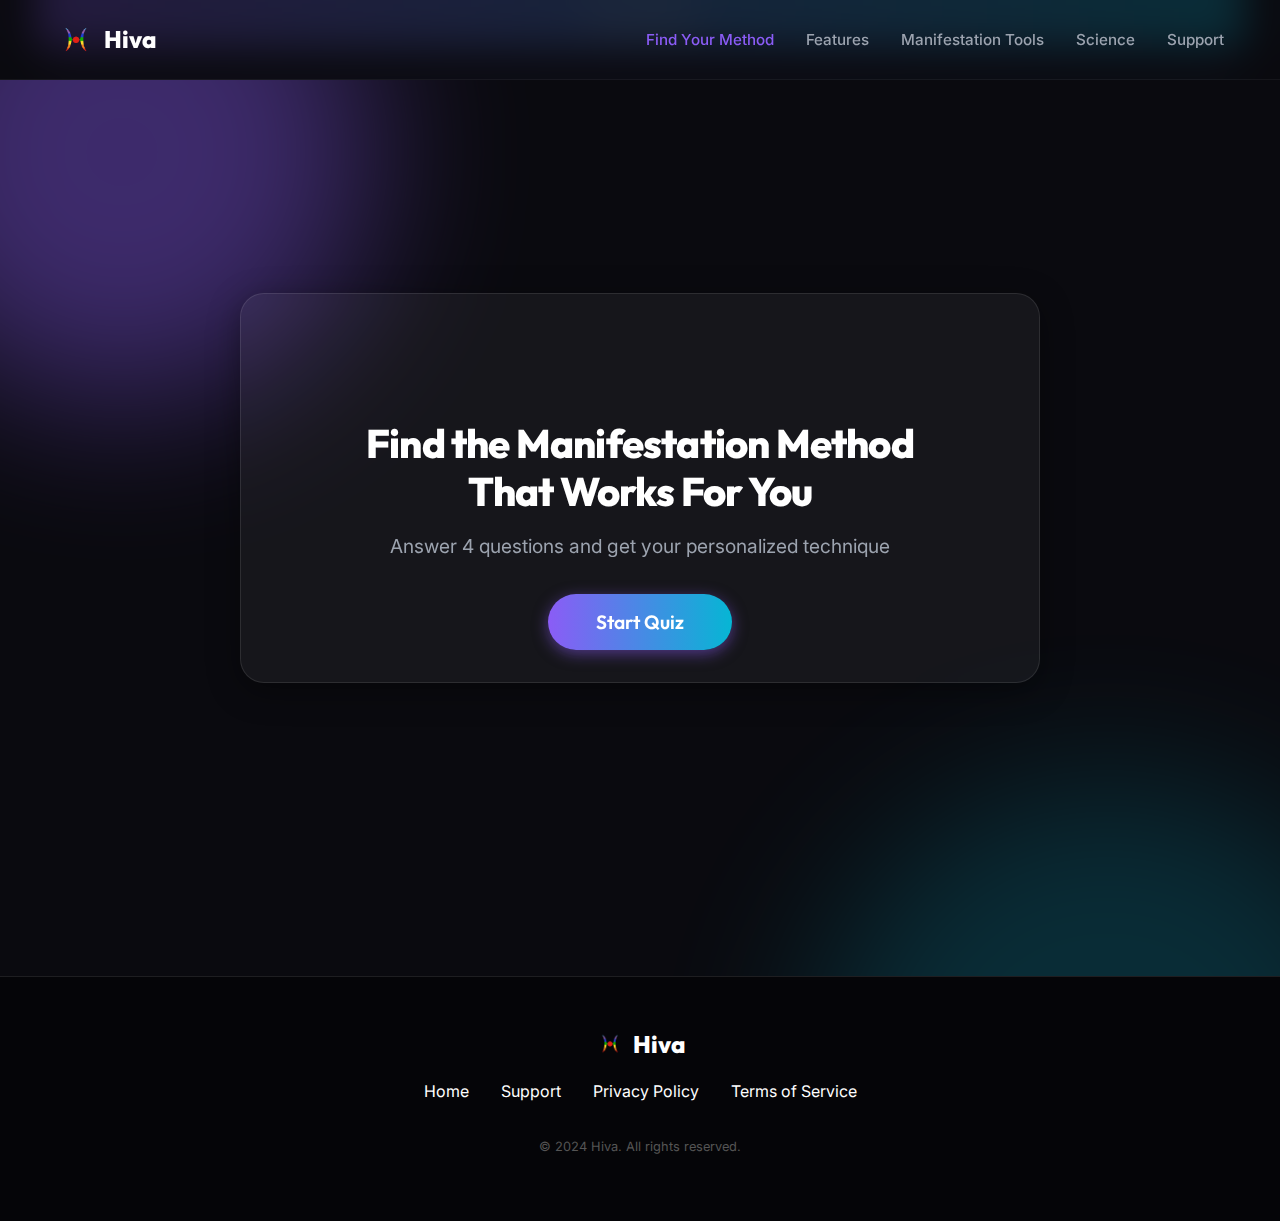
<file: quiz.html>
<!DOCTYPE html>
<html lang="en">

<head>
    <meta charset="UTF-8">
    <meta name="viewport" content="width=device-width, initial-scale=1.0">
    <title>Find Your Manifestation Method - Hiva</title>

    <!-- Favicon -->
    <link rel="icon" type="image/png" href="logo.png">

    <!-- CSS -->
    <link rel="stylesheet" href="style.css">

    <!-- Icons -->
    <link rel="stylesheet" href="https://cdnjs.cloudflare.com/ajax/libs/font-awesome/6.4.0/css/all.min.css">
</head>

<body>

    <!-- Header -->
    <header class="header">
        <div class="container header-container">
            <a href="index.html" class="logo">
                <img src="logo.png" alt="Hiva Logo">
                Hiva
            </a>

            <nav class="nav-desktop">
                <ul class="nav-links">
                    <li><a href="quiz.html" class="active" style="color: var(--color-primary);">Find Your Method</a>
                    </li>
                    <li><a href="index.html#features">Features</a></li>
                    <li><a href="index.html#manifestation">Manifestation Tools</a></li>
                    <li><a href="index.html#science">Science</a></li>
                    <li><a href="support.html">Support</a></li>
                </ul>
            </nav>

            <a href="index.html#download" class="btn btn-primary"
                style="display: none; @media(min-width: 768px){display:inline-flex;}">Download App</a>

            <button class="mobile-menu-btn" aria-label="Toggle Menu">
                <i class="fas fa-bars"></i>
            </button>
        </div>
    </header>

    <!-- Mobile Nav -->
    <div class="mobile-nav">
        <ul class="mobile-nav-links">
            <li><a href="index.html">Home</a></li>
            <li><a href="quiz.html" style="color: var(--color-primary);">Find Your Method</a></li>
            <li><a href="index.html#features">Features</a></li>
            <li><a href="index.html#science">Science</a></li>
            <li><a href="support.html">Support</a></li>
            <li><a href="index.html#download" class="btn btn-primary" style="width: 100%;">Download App</a></li>
        </ul>
    </div>

    <main>
        <section class="section">
            <div class="bg-blob blob-1"></div>
            <div class="bg-blob blob-2" style="top: 80%; right: -10%; opacity: 0.2;"></div>

            <div class="container quiz-wrapper">

                <!-- Screen 1: Intro -->
                <div id="quiz-intro" class="quiz-card screen-active">
                    <div style="font-size: 3rem; margin-bottom: 1rem; color: var(--color-secondary);">
                        <i class="fas fa-sparkles"></i>
                    </div>
                    <h1 style="font-size: 2.5rem; margin-bottom: 1rem;">Find the Manifestation Method<br>That Works For
                        You</h1>
                    <p style="font-size: 1.2rem; margin-bottom: 2rem;">Answer 4 questions and get your personalized
                        technique</p>
                    <button id="start-btn" class="btn btn-primary" style="padding: 1rem 3rem; font-size: 1.2rem;">Start
                        Quiz</button>
                </div>

                <!-- Screen 2: Question -->
                <div id="quiz-question-container" class="quiz-card screen-hidden">
                    <div
                        style="display: flex; justify-content: space-between; align-items: center; margin-bottom: 1rem;">
                        <span style="color: var(--color-text-muted); font-size: 0.9rem;" id="question-tracker">Question
                            1 of 4</span>
                    </div>

                    <div class="progress-container">
                        <div class="progress-bar" id="progress-bar"></div>
                    </div>

                    <h2 id="question-text" style="font-size: 1.8rem; margin-bottom: 2rem;">What is your main goal?</h2>

                    <div class="options-grid" id="options-container">
                        <!-- Options injected by JS -->
                    </div>

                    <div class="quiz-nav">
                        <button id="back-btn" class="btn btn-outline" style="visibility: hidden;">Back</button>
                        <button id="next-btn" class="btn btn-primary" disabled>Next</button>
                    </div>
                </div>

                <!-- Screen 3: Result -->
                <div id="quiz-result" class="quiz-card screen-hidden" style="text-align: center; max-width: 900px;">
                    <div class="result-header">
                        <span
                            style="text-transform: uppercase; letter-spacing: 2px; color: var(--color-text-muted); font-size: 0.9rem;">Your
                            Recommended Technique</span>
                        <h2 class="method-title" id="result-method-name">The 369 Method</h2>
                    </div>

                    <div class="result-explanation">
                        <h3 style="color: var(--color-primary); margin-bottom: 0.5rem; font-size: 1.1rem;">Why this fits
                            you:</h3>
                        <p id="result-why-text">Your answers show you prefer Writing and have a Medium intensity
                            preference. This method suits you because it combines structured repetition with
                            easy-to-follow writing prompts.</p>
                    </div>

                    <div class="grid-2" style="text-align: left; gap: 2rem; margin-bottom: 2rem;">
                        <div>
                            <h3 style="margin-bottom: 1rem;">What is it?</h3>
                            <p id="result-description" style="font-size: 0.95rem;">A powerful scripting technique where
                                you write your affirmation 3 times in the morning, 6 times in the afternoon, and 9 times
                                at night.</p>

                            <h3 style="margin-top: 1.5rem; margin-bottom: 1rem;">Benefits</h3>
                            <ul id="result-benefits"
                                style="list-style: disc; padding-left: 1.5rem; color: var(--color-text-muted);">
                                <li>Keeps you focused all day</li>
                                <li>Uses sacred geometry numbers</li>
                                <li>Easy to track</li>
                            </ul>
                        </div>

                        <div>
                            <h3 style="margin-bottom: 1rem;">Daily Routine</h3>
                            <div id="result-routine">
                                <!-- Steps injected by JS -->
                            </div>
                        </div>
                    </div>

                    <div
                        style="background: rgba(139, 92, 246, 0.1); border: 1px solid var(--color-primary); padding: 2rem; border-radius: 1rem; margin-top: 2rem;">
                        <h3 style="margin-bottom: 1rem;">Ready to start?</h3>
                        <p style="margin-bottom: 1.5rem;">Get the guided audio, timer, and tracker for this specific
                            method in the Hiva App.</p>
                        <div class="flex-center" style="gap: 1rem; flex-wrap: wrap;">
                            <a href="index.html#download" class="btn btn-primary" style="padding: 1rem 2rem;">Practice
                                This Method in App</a>
                            <button onclick="location.reload()" class="btn btn-outline">Retake Quiz</button>
                        </div>
                    </div>

                    <div style="margin-top: 2rem;">
                        <a href="methods.html"
                            style="color: var(--color-text-muted); font-size: 0.9rem; text-decoration: underline;">View
                            All Methods</a>
                    </div>
                </div>

            </div>
        </section>
    </main>

    <!-- Footer -->
    <footer style="background: #050508; padding: 3rem 0; border-top: 1px solid var(--color-border);">
        <div class="container text-center">
            <div class="logo flex-center" style="margin-bottom: 1rem;">
                <img src="logo.png" alt="Hiva Logo" style="height: 30px;">
                Hiva
            </div>
            <div style="display: flex; justify-content: center; gap: 2rem; margin-bottom: 2rem; flex-wrap: wrap;">
                <a href="index.html">Home</a>
                <a href="support.html">Support</a>
                <a href="privacy.html">Privacy Policy</a>
                <a href="terms.html">Terms of Service</a>
            </div>
            <p style="font-size: 0.8rem; color: #555;">&copy; 2024 Hiva. All rights reserved.</p>
        </div>
    </footer>

    <script src="script.js"></script>
    <script src="quiz.js"></script>
</body>

</html>
</file>
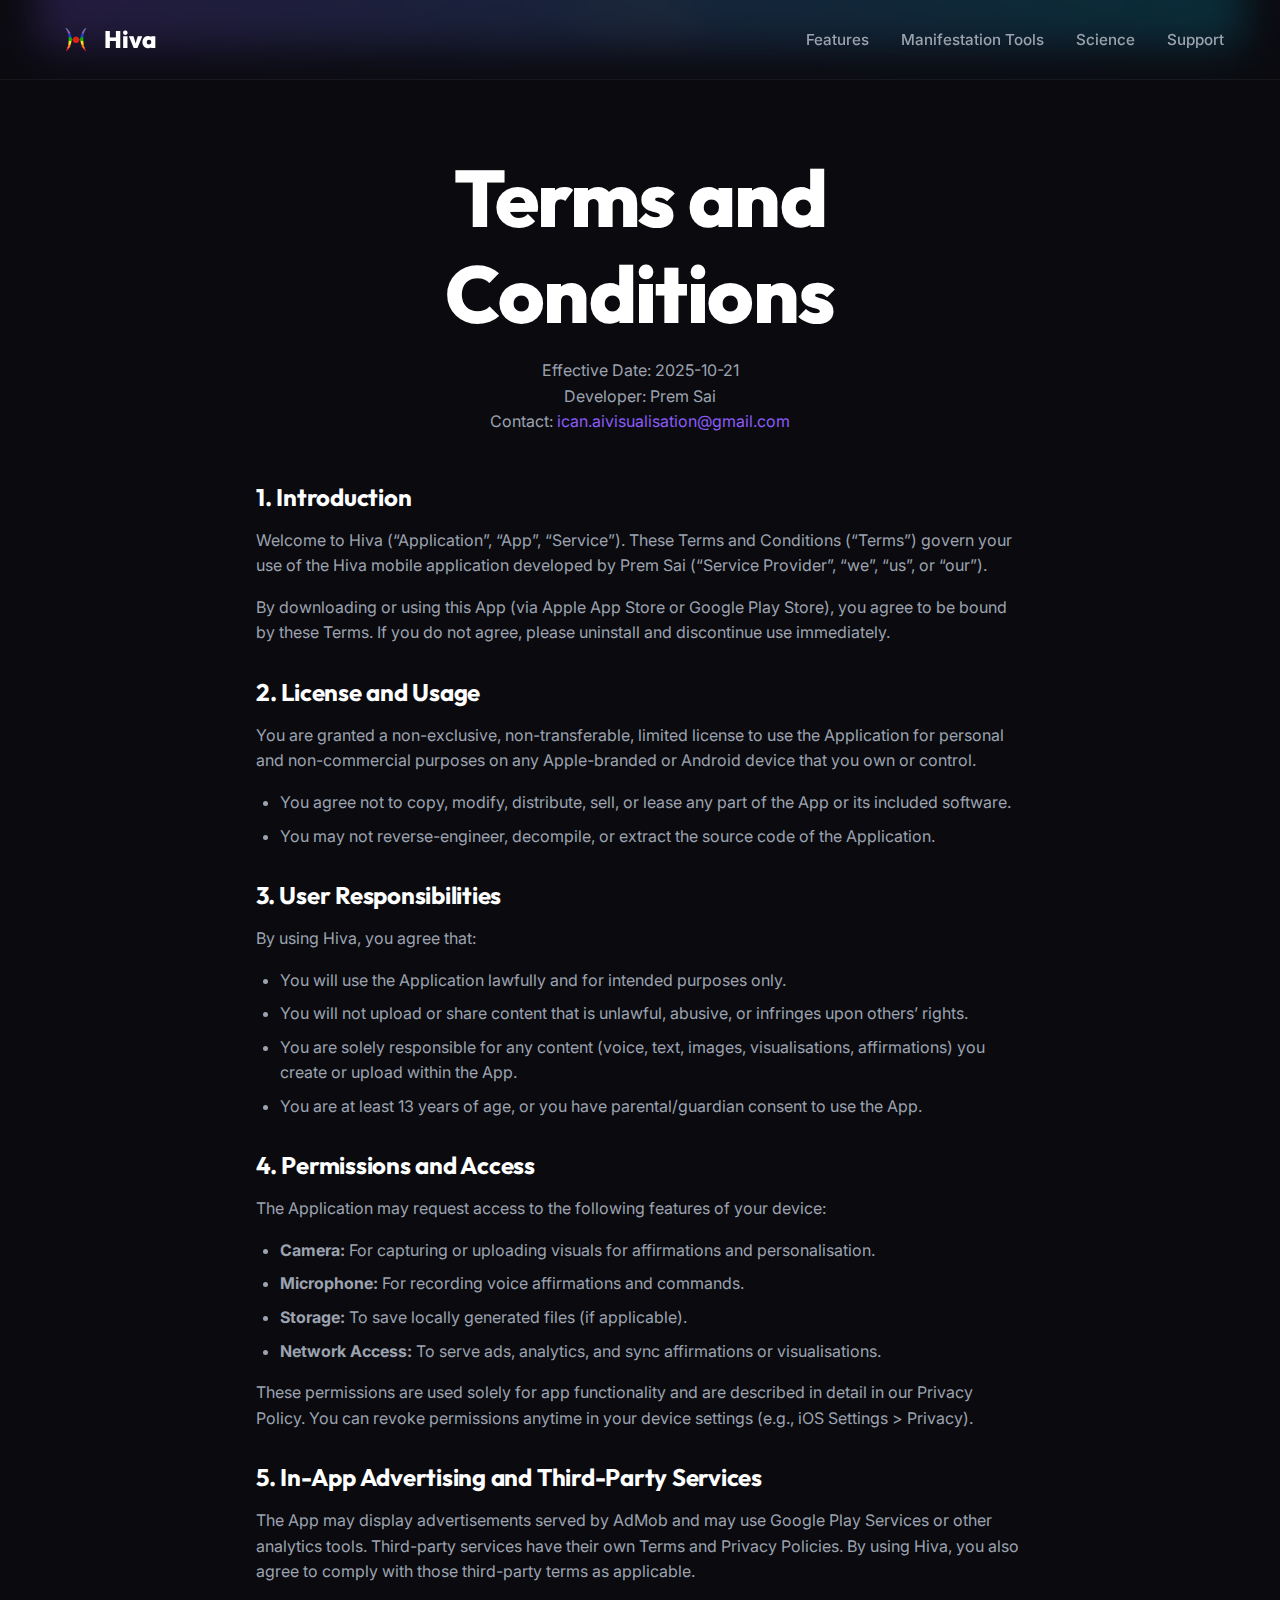
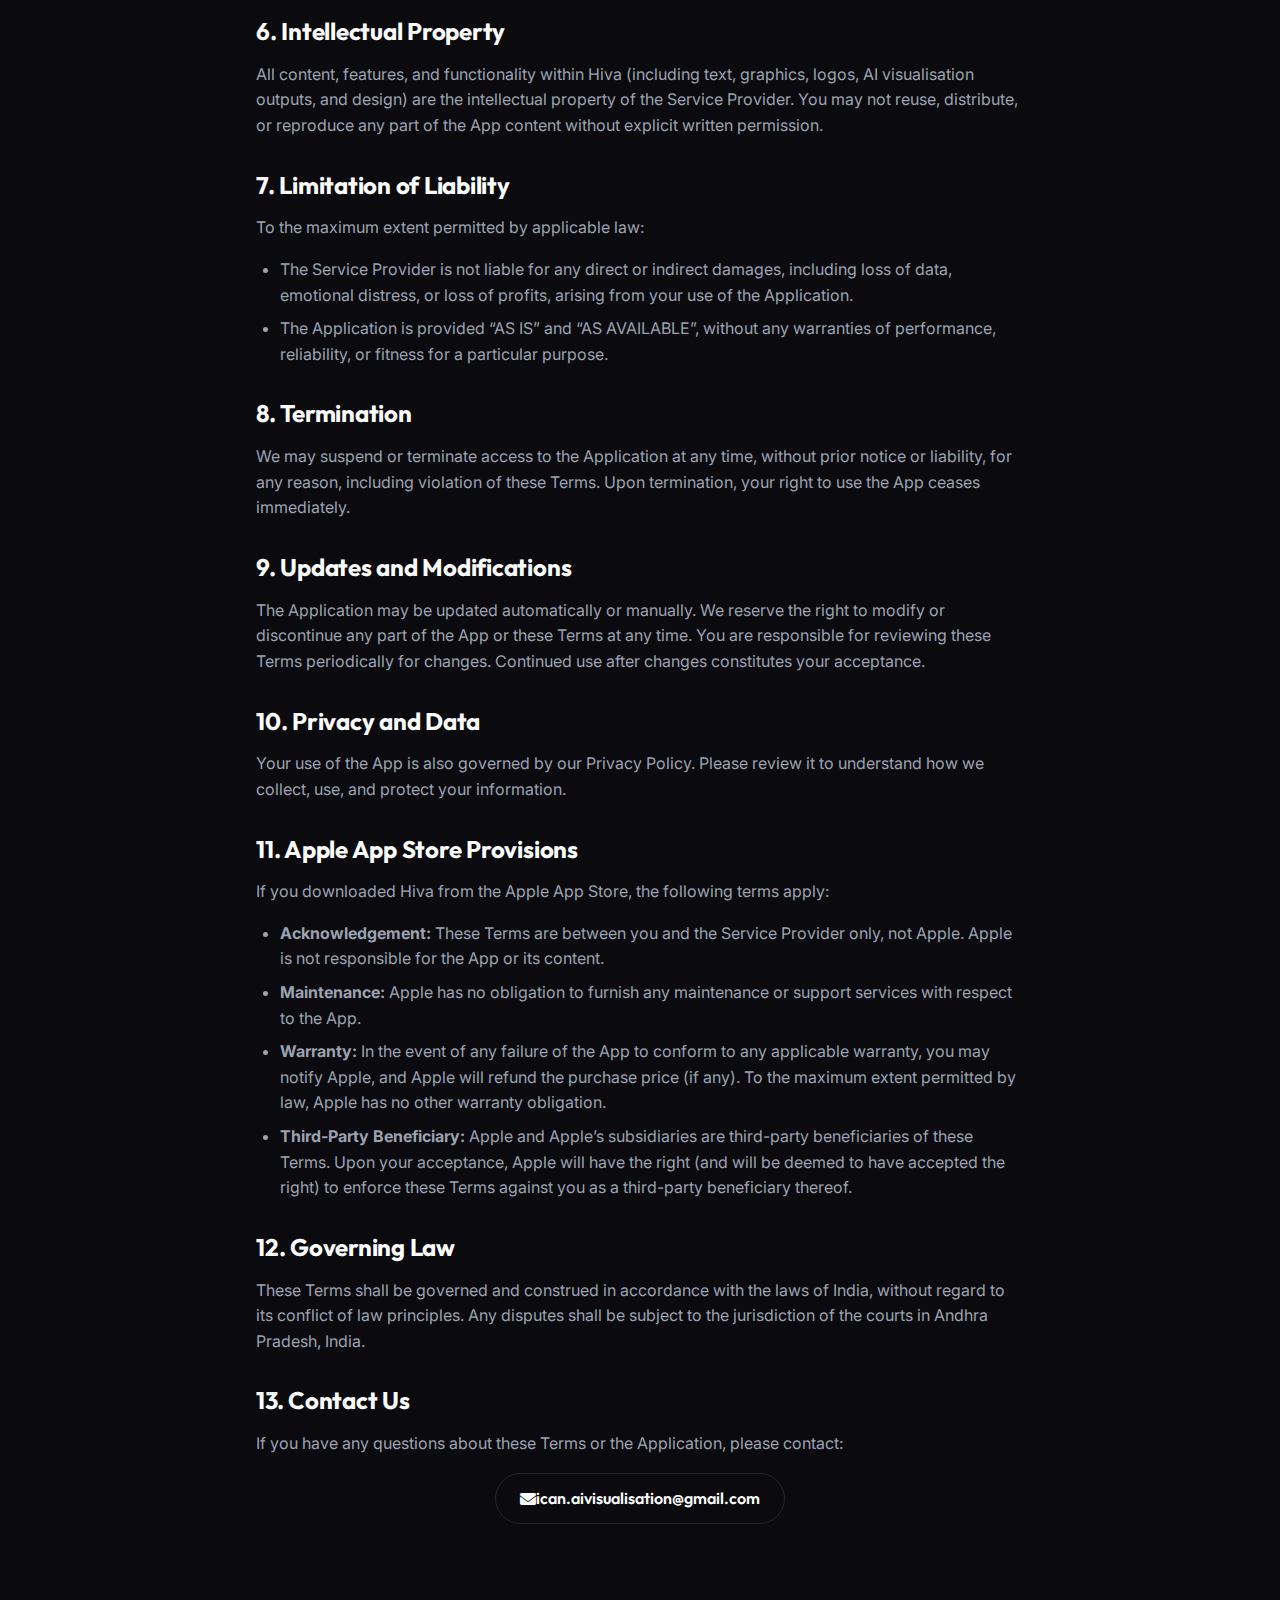
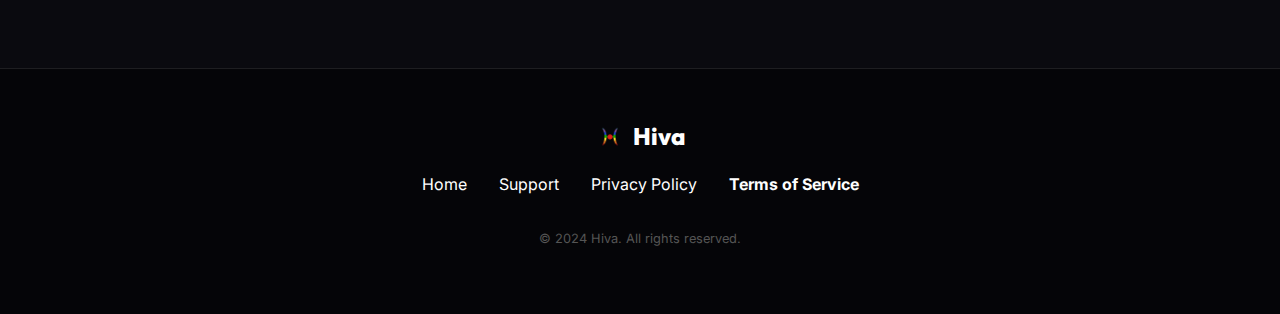
<file: terms.html>
<!DOCTYPE html>
<html lang="en">

<head>
    <meta charset="UTF-8">
    <meta name="viewport" content="width=device-width, initial-scale=1.0">
    <title>Hiva - Terms and Conditions</title>

    <!-- Favicon -->
    <link rel="icon" type="image/png" href="logo.png">

    <!-- CSS -->
    <link rel="stylesheet" href="style.css">

    <!-- Icons -->
    <link rel="stylesheet" href="https://cdnjs.cloudflare.com/ajax/libs/font-awesome/6.4.0/css/all.min.css">

    <style>
        .terms-content h2 {
            margin-top: 2rem;
            color: var(--color-text-main);
            font-size: 1.5rem;
        }

        .terms-content h3 {
            margin-top: 1.5rem;
            font-size: 1.2rem;
            color: var(--color-secondary);
        }

        .terms-content p,
        .terms-content ul {
            margin-bottom: 1rem;
            color: var(--color-text-muted);
        }

        .terms-content ul {
            margin-left: 1.5rem;
            list-style-type: disc;
        }

        .terms-content li {
            margin-bottom: 0.5rem;
        }
    </style>
</head>

<body>

    <!-- Header -->
    <header class="header">
        <div class="container header-container">
            <a href="index.html" class="logo">
                <img src="logo.png" alt="Hiva Logo">
                Hiva
            </a>

            <nav class="nav-desktop">
                <ul class="nav-links">
                    <li><a href="index.html#features">Features</a></li>
                    <li><a href="index.html#manifestation">Manifestation Tools</a></li>
                    <li><a href="index.html#science">Science</a></li>
                    <li><a href="support.html">Support</a></li>
                </ul>
            </nav>

            <a href="index.html#download" class="btn btn-primary"
                style="display: none; @media(min-width: 768px){display:inline-flex;}">Download App</a>

            <button class="mobile-menu-btn" aria-label="Toggle Menu">
                <i class="fas fa-bars"></i>
            </button>
        </div>
    </header>

    <!-- Mobile Nav -->
    <div class="mobile-nav">
        <ul class="mobile-nav-links">
            <li><a href="index.html">Home</a></li>
            <li><a href="index.html#features">Features</a></li>
            <li><a href="index.html#science">Science</a></li>
            <li><a href="support.html">Support</a></li>
            <li><a href="index.html#download" class="btn btn-primary" style="width: 100%;">Download App</a></li>
        </ul>
    </div>

    <main>
        <section class="section" style="padding-top: 150px;">
            <div class="container terms-content" style="max-width: 800px;">
                <h1 class="text-center">Terms and Conditions</h1>
                <p class="text-center" style="margin-bottom: 3rem;">
                    Effective Date: 2025-10-21<br>
                    Developer: Prem Sai<br>
                    Contact: <a href="mailto:ican.aivisualisation@gmail.com"
                        class="text-highlight">ican.aivisualisation@gmail.com</a>
                </p>

                <h2>1. Introduction</h2>
                <p>Welcome to Hiva (“Application”, “App”, “Service”). These Terms and Conditions (“Terms”) govern your
                    use of the Hiva mobile application developed by Prem Sai (“Service Provider”, “we”, “us”, or “our”).
                </p>
                <p>By downloading or using this App (via Apple App Store or Google Play Store), you agree to be bound by
                    these Terms. If you do not agree, please uninstall and discontinue use immediately.</p>

                <h2>2. License and Usage</h2>
                <p>You are granted a non-exclusive, non-transferable, limited license to use the Application for
                    personal and non-commercial purposes on any Apple-branded or Android device that you own or control.
                </p>
                <ul>
                    <li>You agree not to copy, modify, distribute, sell, or lease any part of the App or its included
                        software.</li>
                    <li>You may not reverse-engineer, decompile, or extract the source code of the Application.</li>
                </ul>

                <h2>3. User Responsibilities</h2>
                <p>By using Hiva, you agree that:</p>
                <ul>
                    <li>You will use the Application lawfully and for intended purposes only.</li>
                    <li>You will not upload or share content that is unlawful, abusive, or infringes upon others’
                        rights.</li>
                    <li>You are solely responsible for any content (voice, text, images, visualisations, affirmations)
                        you create or upload within the App.</li>
                    <li>You are at least 13 years of age, or you have parental/guardian consent to use the App.</li>
                </ul>

                <h2>4. Permissions and Access</h2>
                <p>The Application may request access to the following features of your device:</p>
                <ul>
                    <li><strong>Camera:</strong> For capturing or uploading visuals for affirmations and
                        personalisation.</li>
                    <li><strong>Microphone:</strong> For recording voice affirmations and commands.</li>
                    <li><strong>Storage:</strong> To save locally generated files (if applicable).</li>
                    <li><strong>Network Access:</strong> To serve ads, analytics, and sync affirmations or
                        visualisations.</li>
                </ul>
                <p>These permissions are used solely for app functionality and are described in detail in our Privacy
                    Policy. You can revoke permissions anytime in your device settings (e.g., iOS Settings > Privacy).
                </p>

                <h2>5. In-App Advertising and Third-Party Services</h2>
                <p>The App may display advertisements served by AdMob and may use Google Play Services or other
                    analytics tools. Third-party services have their own Terms and Privacy Policies. By using Hiva, you
                    also agree to comply with those third-party terms as applicable.</p>

                <h2>6. Intellectual Property</h2>
                <p>All content, features, and functionality within Hiva (including text, graphics, logos, AI
                    visualisation outputs, and design) are the intellectual property of the Service Provider. You may
                    not reuse, distribute, or reproduce any part of the App content without explicit written permission.
                </p>

                <h2>7. Limitation of Liability</h2>
                <p>To the maximum extent permitted by applicable law:</p>
                <ul>
                    <li>The Service Provider is not liable for any direct or indirect damages, including loss of data,
                        emotional distress, or loss of profits, arising from your use of the Application.</li>
                    <li>The Application is provided “AS IS” and “AS AVAILABLE”, without any warranties of performance,
                        reliability, or fitness for a particular purpose.</li>
                </ul>

                <h2>8. Termination</h2>
                <p>We may suspend or terminate access to the Application at any time, without prior notice or liability,
                    for any reason, including violation of these Terms. Upon termination, your right to use the App
                    ceases immediately.</p>

                <h2>9. Updates and Modifications</h2>
                <p>The Application may be updated automatically or manually. We reserve the right to modify or
                    discontinue any part of the App or these Terms at any time. You are responsible for reviewing these
                    Terms periodically for changes. Continued use after changes constitutes your acceptance.</p>

                <h2>10. Privacy and Data</h2>
                <p>Your use of the App is also governed by our Privacy Policy. Please review it to understand how we
                    collect, use, and protect your information.</p>

                <h2>11. Apple App Store Provisions</h2>
                <p>If you downloaded Hiva from the Apple App Store, the following terms apply:</p>
                <ul>
                    <li><strong>Acknowledgement:</strong> These Terms are between you and the Service Provider only, not
                        Apple. Apple is not responsible for the App or its content.</li>
                    <li><strong>Maintenance:</strong> Apple has no obligation to furnish any maintenance or support
                        services with respect to the App.</li>
                    <li><strong>Warranty:</strong> In the event of any failure of the App to conform to any applicable
                        warranty, you may notify Apple, and Apple will refund the purchase price (if any). To the
                        maximum extent permitted by law, Apple has no other warranty obligation.</li>
                    <li><strong>Third-Party Beneficiary:</strong> Apple and Apple’s subsidiaries are third-party
                        beneficiaries of these Terms. Upon your acceptance, Apple will have the right (and will be
                        deemed to have accepted the right) to enforce these Terms against you as a third-party
                        beneficiary thereof.</li>
                </ul>

                <h2>12. Governing Law</h2>
                <p>These Terms shall be governed and construed in accordance with the laws of India, without regard to
                    its conflict of law principles. Any disputes shall be subject to the jurisdiction of the courts in
                    Andhra Pradesh, India.</p>

                <h2>13. Contact Us</h2>
                <p>If you have any questions about these Terms or the Application, please contact:</p>
                <p style="text-align: center; margin-top: 1rem;"><a href="mailto:ican.aivisualisation@gmail.com"
                        class="btn btn-outline"><i class="fas fa-envelope"></i> ican.aivisualisation@gmail.com</a></p>

            </div>
        </section>
    </main>

    <!-- Footer -->
    <footer style="background: #050508; padding: 3rem 0; border-top: 1px solid var(--color-border);">
        <div class="container text-center">
            <div class="logo flex-center" style="margin-bottom: 1rem;">
                <img src="logo.png" alt="Hiva Logo" style="height: 30px;">
                Hiva
            </div>
            <div style="display: flex; justify-content: center; gap: 2rem; margin-bottom: 2rem; flex-wrap: wrap;">
                <a href="index.html">Home</a>
                <a href="support.html">Support</a>
                <a href="privacy.html">Privacy Policy</a>
                <a href="terms.html" style="color: white; font-weight: bold;">Terms of Service</a>
            </div>
            <p style="font-size: 0.8rem; color: #555;">&copy; 2024 Hiva. All rights reserved.</p>
        </div>
    </footer>

    <script src="script.js"></script>
</body>

</html>
</file>
<file: style.css>
/* 
   Hiva App - Modern Static Website 
   Design System & Global Styles
*/

@import url('https://fonts.googleapis.com/css2?family=Outfit:wght@300;400;500;600;700;800&family=Inter:wght@300;400;500;600&display=swap');
@import url('quiz_styles.css');

:root {
    /* Colors - Dark Premium Theme */
    --color-bg-dark: #0a0a0f;
    /* Very dark blue/black */
    --color-bg-card: rgba(255, 255, 255, 0.05);
    --color-primary: #8b5cf6;
    /* Violet */
    --color-primary-glow: rgba(139, 92, 246, 0.5);
    --color-secondary: #06b6d4;
    /* Cyan */
    --color-accent: #f43f5e;
    /* Rose/Red for H icon center if needed */
    --color-text-main: #ffffff;
    --color-text-muted: #9ca3af;
    --color-border: rgba(255, 255, 255, 0.1);

    /* Typography */
    --font-heading: 'Outfit', sans-serif;
    --font-body: 'Inter', sans-serif;

    /* Spacing */
    --spacing-xs: 0.5rem;
    --spacing-sm: 1rem;
    --spacing-md: 2rem;
    --spacing-lg: 4rem;
    --spacing-xl: 8rem;

    /* Layout */
    --container-width: 1200px;
    --header-height: 80px;

    /* Effects */
    --glass-bg: rgba(20, 20, 30, 0.7);
    --glass-border: 1px solid rgba(255, 255, 255, 0.1);
    --glass-shadow: 0 8px 32px 0 rgba(0, 0, 0, 0.37);
    --backdrop-blur: blur(12px);
    --transition-fast: 0.3s ease;
}

/* Reset & Base */
*,
*::before,
*::after {
    box-sizing: border-box;
    margin: 0;
    padding: 0;
}

html {
    scroll-behavior: smooth;
}

body {
    font-family: var(--font-body);
    background-color: var(--color-bg-dark);
    color: var(--color-text-main);
    line-height: 1.6;
    overflow-x: hidden;
    -webkit-font-smoothing: antialiased;
}

h1,
h2,
h3,
h4,
h5,
h6 {
    font-family: var(--font-heading);
    color: var(--color-text-main);
    line-height: 1.2;
    margin-bottom: var(--spacing-sm);
}

h1 {
    font-size: 3.5rem;
    font-weight: 800;
    letter-spacing: -0.02em;
}

h2 {
    font-size: 2.5rem;
    font-weight: 700;
    letter-spacing: -0.01em;
}

h3 {
    font-size: 1.75rem;
    font-weight: 600;
}

p {
    color: var(--color-text-muted);
    margin-bottom: var(--spacing-sm);
}

a {
    text-decoration: none;
    color: inherit;
    transition: var(--transition-fast);
}

ul {
    list-style: none;
}

img {
    max-width: 100%;
    display: block;
}

/* Utilities */
.container {
    max-width: var(--container-width);
    margin: 0 auto;
    padding: 0 var(--spacing-sm);
}

.section {
    padding: var(--spacing-xl) 0;
    position: relative;
    overflow: hidden;
}

.text-center {
    text-align: center;
}

.text-gradient {
    background: linear-gradient(135deg, var(--color-text-main) 0%, var(--color-secondary) 100%);
    -webkit-background-clip: text;
    -webkit-text-fill-color: transparent;
    background-clip: text;
}

.text-highlight {
    color: var(--color-primary);
}

.flex-center {
    display: flex;
    justify-content: center;
    align-items: center;
}

.grid-2 {
    display: grid;
    grid-template-columns: 1fr 1fr;
    gap: var(--spacing-lg);
}

.grid-3 {
    display: grid;
    grid-template-columns: repeat(3, 1fr);
    gap: var(--spacing-md);
}

/* Components */
.btn {
    display: inline-flex;
    align-items: center;
    justify-content: center;
    padding: 0.75rem 1.5rem;
    border-radius: 9999px;
    font-weight: 600;
    font-family: var(--font-heading);
    cursor: pointer;
    transition: all var(--transition-fast);
    border: none;
    font-size: 1rem;
}

.btn-primary {
    background: linear-gradient(90deg, var(--color-primary) 0%, var(--color-secondary) 100%);
    color: white;
    box-shadow: 0 4px 15px var(--color-primary-glow);
}

.btn-primary:hover {
    transform: translateY(-2px);
    box-shadow: 0 8px 25px var(--color-primary-glow);
}

.btn-outline {
    background: transparent;
    border: 1px solid var(--color-border);
    color: var(--color-text-main);
}

.btn-outline:hover {
    border-color: var(--color-primary);
    background: rgba(139, 92, 246, 0.1);
}

.card {
    background: var(--color-bg-card);
    border: var(--glass-border);
    backdrop-filter: var(--backdrop-blur);
    padding: var(--spacing-md);
    border-radius: 1rem;
    transition: var(--transition-fast);
}

.card:hover {
    transform: translateY(-5px);
    border-color: var(--color-primary);
    background: rgba(255, 255, 255, 0.08);
}

/* Header */
.header {
    position: fixed;
    top: 0;
    left: 0;
    width: 100%;
    height: var(--header-height);
    background: rgba(10, 10, 15, 0.8);
    backdrop-filter: blur(20px);
    z-index: 1000;
    border-bottom: 1px solid rgba(255, 255, 255, 0.05);
}

.header-container {
    display: flex;
    justify-content: space-between;
    align-items: center;
    height: 100%;
}

.logo {
    display: flex;
    align-items: center;
    gap: 0.5rem;
    font-family: var(--font-heading);
    font-weight: 800;
    font-size: 1.5rem;
    color: var(--color-text-main);
}

.logo img {
    height: 40px;
    width: auto;
}

/* Ensure header items fit on mobile */
.header-container {
    gap: 0.5rem;
}

@media (max-width: 768px) {

    /* Scale down logo slightly on mobile to make room */
    .logo {
        font-size: 1.2rem;
    }

    .logo img {
        height: 30px;
    }

    /* Make download button smaller on mobile main header */
    .header .btn-primary {
        padding: 0.5rem 1rem;
        font-size: 0.85rem;
        white-space: nowrap;
    }
}

.nav-desktop {
    display: none;
}

.nav-links {
    display: flex;
    gap: var(--spacing-md);
}

.nav-links a {
    font-weight: 500;
    color: var(--color-text-muted);
    font-size: 0.95rem;
}

.nav-links a:hover,
.nav-links a.active {
    color: var(--color-text-main);
}

.mobile-menu-btn {
    display: block;
    background: transparent;
    border: none;
    color: var(--color-text-main);
    font-size: 1.5rem;
    cursor: pointer;
}

/* Animations */
@keyframes fadeIn {
    from {
        opacity: 0;
        transform: translateY(20px);
    }

    to {
        opacity: 1;
        transform: translateY(0);
    }
}

.fade-in {
    animation: fadeIn 0.8s ease forwards;
}

.scroll-reveal {
    opacity: 0;
    transform: translateY(30px);
    transition: all 0.8s ease;
}

.scroll-reveal.active {
    opacity: 1;
    transform: translateY(0);
}

/* Background Blobs */
.bg-blob {
    position: absolute;
    border-radius: 50%;
    filter: blur(80px);
    z-index: -1;
    opacity: 0.4;
}

.blob-1 {
    top: -10%;
    left: -10%;
    width: 500px;
    height: 500px;
    background: var(--color-primary);
}

.blob-2 {
    bottom: 0%;
    right: -10%;
    width: 600px;
    height: 600px;
    background: var(--color-secondary);
}

/* Mobile Nav */
.mobile-nav {
    position: fixed;
    top: var(--header-height);
    left: 0;
    width: 100%;
    background: var(--color-bg-dark);
    padding: var(--spacing-md);
    transform: translateY(-100%);
    transition: transform 0.3s ease-in-out;
    border-bottom: 1px solid var(--color-border);
    z-index: 999;
}

.mobile-nav.open {
    transform: translateY(0);
}

.mobile-nav-links {
    display: flex;
    flex-direction: column;
    gap: var(--spacing-sm);
    text-align: center;
}

/* Media Queries */
@media (min-width: 768px) {
    .nav-desktop {
        display: block;
    }

    .mobile-menu-btn {
        display: none;
    }

    h1 {
        font-size: 4rem;
    }

    .hero-content {
        max-width: 800px;
        margin: 0 auto;
        text-align: center;
    }
}

@media (min-width: 1024px) {
    h1 {
        font-size: 5rem;
    }

    /* More specific layout adjustments */
}

@media (max-width: 768px) {
    :root {
        --spacing-lg: 2rem;
        --spacing-xl: 4rem;
        --header-height: 70px;
    }

    h1 {
        font-size: 2.25rem !important;
    }

    h2 {
        font-size: 1.8rem !important;
    }

    h3 {
        font-size: 1.5rem !important;
    }

    .container {
        padding: 0 1rem;
    }

    .section {
        padding: 4rem 0;
    }

    .grid-2,
    .grid-3 {
        grid-template-columns: 1fr;
        gap: 1.5rem;
    }

    .hero-content h1 {
        font-size: 2.5rem !important;
        line-height: 1.2;
    }

    .hero-content p {
        font-size: 1rem !important;
    }

    .blob-1,
    .blob-2 {
        width: 300px;
        height: 300px;
        opacity: 0.2;
    }

    /* Quiz Mobile Adjustments */
    .quiz-card {
        padding: 1.5rem;
    }

    .method-title {
        font-size: 2rem;
    }

    .step-item {
        flex-direction: column;
        align-items: flex-start;
        gap: 0.5rem;
    }

    /* Filter buttons on methods page */
    .flex-center {
        gap: 0.5rem;
    }

    .filter-btn {
        padding: 0.4rem 1rem;
        font-size: 0.9rem;
        flex: 1 1 auto;
        /* Allow wrap */
    }

    /* Support Form */
    textarea,
    input,
    select {
        padding: 0.8rem !important;
    }
}
</file>
